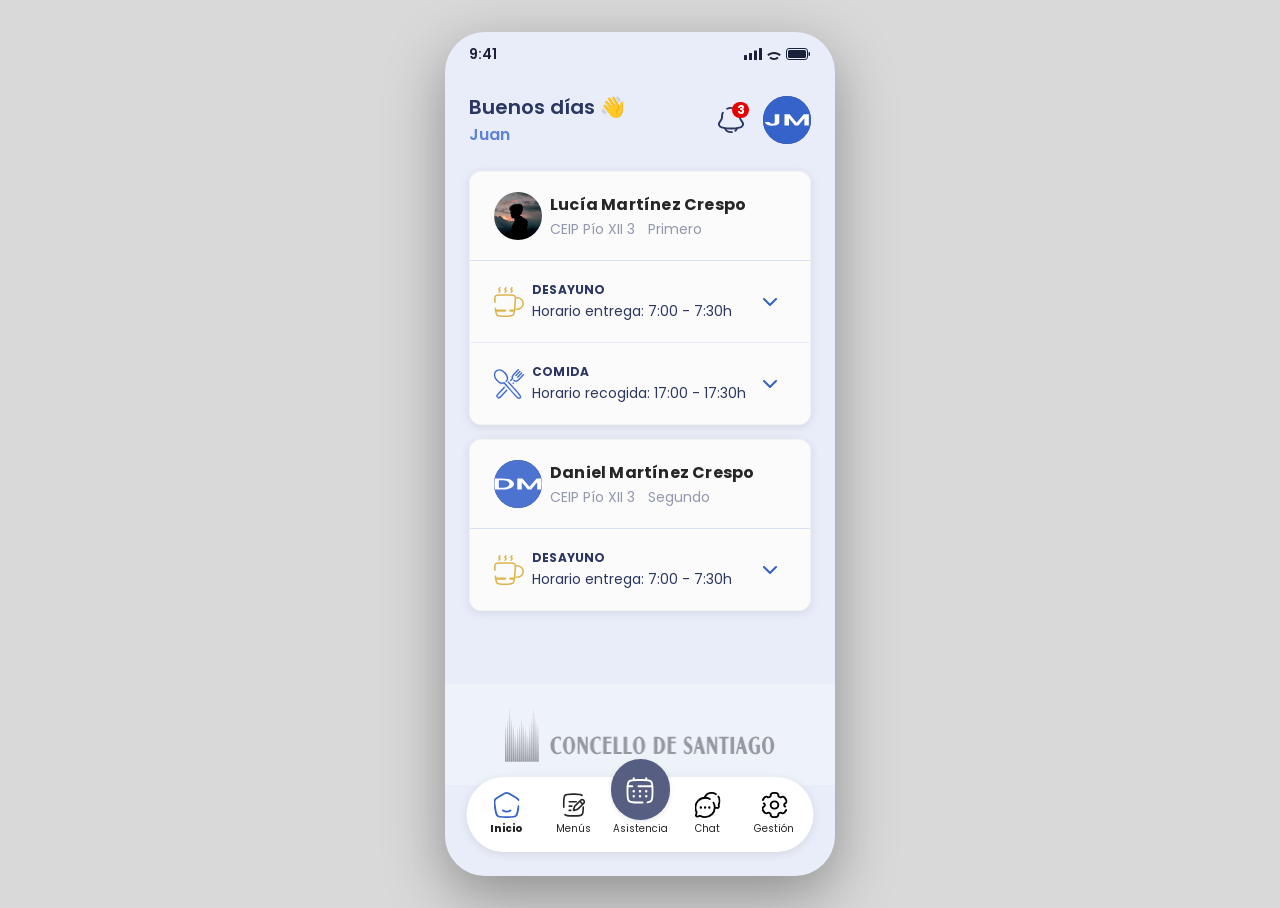
<file: index.html>
<!doctype html>
<html lang="es">
<head>
<meta charset="UTF-8">
<meta name="viewport" content="width=device-width, initial-scale=1.0">
<title>Prototype — Home Dashboard</title>
<link rel="preconnect" href="https://fonts.googleapis.com">
<link rel="preconnect" href="https://fonts.gstatic.com" crossorigin>
<link href="https://fonts.googleapis.com/css2?family=Poppins:wght@400;500;600;700;800&family=Roboto:wght@400&display=swap" rel="stylesheet">
<link rel="stylesheet" href="tokens.css">
<link rel="stylesheet" href="styles.css">
</head>
<body>

<div class="device-frame">

  <!-- Decorative device chrome only — not part of the app UI, ignore when building the real app -->
  <div class="status-bar" aria-hidden="true">
    <span class="status-bar__time">9:41</span>
    <span class="status-bar__icons">
      <svg width="18" height="12" viewBox="0 0 18 12" fill="none"><rect x="0" y="7" width="3" height="5" rx="0.5" fill="currentColor"/><rect x="5" y="5" width="3" height="7" rx="0.5" fill="currentColor"/><rect x="10" y="2.5" width="3" height="9.5" rx="0.5" fill="currentColor"/><rect x="15" y="0" width="3" height="12" rx="0.5" fill="currentColor"/></svg>
      <svg width="16" height="12" viewBox="0 0 16 12" fill="none"><path d="M8 12C6.3 12 4.7 11.4 3.4 10.3L4.7 8.7C5.6 9.5 6.8 10 8 10C9.2 10 10.4 9.5 11.3 8.7L12.6 10.3C11.3 11.4 9.7 12 8 12ZM1.2 6.5C3 4.9 5.4 4 8 4C10.6 4 13 4.9 14.8 6.5L13.5 8.1C12 6.8 10.1 6 8 6C5.9 6 4 6.8 2.5 8.1L1.2 6.5Z" fill="currentColor"/></svg>
      <svg width="25" height="12" viewBox="0 0 25 12" fill="none"><rect x="0.5" y="0.5" width="21" height="11" rx="2.5" stroke="currentColor"/><rect x="2" y="2" width="18" height="8" rx="1.5" fill="currentColor"/><rect x="22.5" y="4" width="1.5" height="4" rx="0.75" fill="currentColor"/></svg>
    </span>
  </div>

  <div class="app-shell">
    <main class="app-view" id="app-view" tabindex="-1"></main>

    <div class="institution-footer" aria-hidden="true">
      <img src="assets/logo-institution.png" alt="" class="institution-footer__logo">
    </div>

    <nav class="bottom-nav" id="bottom-nav" aria-label="Navegación principal">
      <button class="nav-item" type="button" data-screen="home" aria-current="page">
        <img class="nav-item__icon" src="assets/icon-nav-home.svg" alt="">
        <span class="nav-item__label">Inicio</span>
      </button>
      <button class="nav-item" type="button" data-screen="menus">
        <img class="nav-item__icon" src="assets/icon-nav-menus.svg" alt="">
        <span class="nav-item__label">Menús</span>
      </button>
      <button class="nav-item nav-item--asistencia" type="button" data-screen="asistencia">
        <span class="nav-item__icon" aria-hidden="true"></span>
        <span class="nav-item__label">Asistencia</span>
      </button>
      <button class="nav-item" type="button" data-screen="chat">
        <img class="nav-item__icon" src="assets/icon-nav-chat.svg" alt="">
        <span class="nav-item__label">Chat</span>
      </button>
      <button class="nav-item" type="button" data-screen="gestion">
        <img class="nav-item__icon" src="assets/icon-nav-gestion.svg" alt="">
        <span class="nav-item__label">Gestión</span>
      </button>
    </nav>
  </div>
</div>

<!-- ===================== SCREEN TEMPLATES ===================== -->

<template id="screen-home">
  <header class="app-header">
    <p class="app-header__greeting">
      Buenos días <span class="app-header__wave">👋</span>
      <span class="app-header__name">Juan</span>
    </p>
    <div class="app-header__actions">
      <button class="icon-button" type="button" data-action="open-notifications" aria-haspopup="dialog" aria-label="Notificaciones (3 sin leer)">
        <img src="assets/icon-bell.svg" alt="" class="icon-button__icon">
        <span class="badge badge--count">3</span>
      </button>
      <button class="avatar avatar--sm" type="button" data-action="open-profile" aria-label="Perfil de Juan">
        <img src="assets/avatar-header.svg" alt="" class="avatar__image">
      </button>
    </div>
  </header>

  <div class="card-list">

    <section class="card student-card" aria-label="Lucía Martínez Crespo">
      <div class="student-row">
        <span class="avatar avatar--md">
          <img src="assets/avatar-placeholder.jpg" alt="" class="avatar__image">
        </span>
        <div class="student-row__info">
          <p class="student-row__name">Lucía Martínez Crespo</p>
          <p class="student-row__meta">
            <span class="student-row__meta-item">CEIP Pío XII 3</span>
            <span class="student-row__meta-item">Primero</span>
          </p>
        </div>
      </div>

      <div class="service-accordion">
        <div class="service-row">
          <img src="assets/icon-breakfast.svg" alt="" class="service-row__icon">
          <span class="service-row__text">
            <span class="service-row__label">DESAYUNO</span>
            <span class="service-row__value">Horario entrega: 7:00 - 7:30h</span>
          </span>
          <button class="service-row__toggle" type="button" data-action="toggle-service" aria-expanded="false" aria-label="Mostrar accesos rápidos para desayuno">
            <span class="service-row__chevron-wrap">
              <img src="assets/icon-chevron.svg" alt="" class="service-row__chevron">
            </span>
          </button>
        </div>
        <div class="service-panel" hidden role="group" aria-label="Accesos rápidos">
          <button class="nav-item" type="button" data-action="quicklink" data-target="menus">
            <img class="nav-item__icon" src="assets/icon-nav-menus.svg" alt="">
            <span class="nav-item__label">Menús</span>
          </button>
          <button class="nav-item" type="button" data-action="quicklink" data-target="asistencia">
            <img class="nav-item__icon" src="assets/icon-nav-calendar.svg" alt="">
            <span class="nav-item__label">Asistencia</span>
          </button>
          <button class="nav-item" type="button" data-action="quicklink" data-target="autorizados">
            <img class="nav-item__icon" src="assets/icon-quicklink-autorizados.svg" alt="">
            <span class="nav-item__label">Autorizados</span>
          </button>
          <button class="nav-item" type="button" data-action="quicklink" data-target="chat">
            <img class="nav-item__icon" src="assets/icon-nav-chat.svg" alt="">
            <span class="nav-item__label">Chat</span>
          </button>
        </div>
      </div>

      <div class="service-accordion">
        <div class="service-row">
          <img src="assets/icon-food.svg" alt="" class="service-row__icon">
          <span class="service-row__text">
            <span class="service-row__label">COMIDA</span>
            <span class="service-row__value">Horario recogida: 17:00 - 17:30h</span>
          </span>
          <button class="service-row__toggle" type="button" data-action="toggle-service" aria-expanded="false" aria-label="Mostrar accesos rápidos para comida">
            <span class="service-row__chevron-wrap">
              <img src="assets/icon-chevron.svg" alt="" class="service-row__chevron">
            </span>
          </button>
        </div>
        <div class="service-panel" hidden role="group" aria-label="Accesos rápidos">
          <button class="nav-item" type="button" data-action="quicklink" data-target="menus">
            <img class="nav-item__icon" src="assets/icon-nav-menus.svg" alt="">
            <span class="nav-item__label">Menús</span>
          </button>
          <button class="nav-item" type="button" data-action="quicklink" data-target="asistencia">
            <img class="nav-item__icon" src="assets/icon-nav-calendar.svg" alt="">
            <span class="nav-item__label">Asistencia</span>
          </button>
          <button class="nav-item" type="button" data-action="quicklink" data-target="autorizados">
            <img class="nav-item__icon" src="assets/icon-quicklink-autorizados.svg" alt="">
            <span class="nav-item__label">Autorizados</span>
          </button>
          <button class="nav-item" type="button" data-action="quicklink" data-target="chat">
            <img class="nav-item__icon" src="assets/icon-nav-chat.svg" alt="">
            <span class="nav-item__label">Chat</span>
          </button>
        </div>
      </div>
    </section>

    <section class="card student-card" aria-label="Daniel Martínez Crespo">
      <div class="student-row">
        <span class="avatar avatar--md">
          <img src="assets/avatar-daniel.svg" alt="" class="avatar__image">
        </span>
        <div class="student-row__info">
          <p class="student-row__name">Daniel Martínez Crespo</p>
          <p class="student-row__meta">
            <span class="student-row__meta-item">CEIP Pío XII 3</span>
            <span class="student-row__meta-item">Segundo</span>
          </p>
        </div>
      </div>

      <div class="service-accordion">
        <div class="service-row">
          <img src="assets/icon-breakfast.svg" alt="" class="service-row__icon">
          <span class="service-row__text">
            <span class="service-row__label">DESAYUNO</span>
            <span class="service-row__value">Horario entrega: 7:00 - 7:30h</span>
          </span>
          <button class="service-row__toggle" type="button" data-action="toggle-service" aria-expanded="false" aria-label="Mostrar accesos rápidos para desayuno">
            <span class="service-row__chevron-wrap">
              <img src="assets/icon-chevron.svg" alt="" class="service-row__chevron">
            </span>
          </button>
        </div>
        <div class="service-panel" hidden role="group" aria-label="Accesos rápidos">
          <button class="nav-item" type="button" data-action="quicklink" data-target="menus">
            <img class="nav-item__icon" src="assets/icon-nav-menus.svg" alt="">
            <span class="nav-item__label">Menús</span>
          </button>
          <button class="nav-item" type="button" data-action="quicklink" data-target="asistencia">
            <img class="nav-item__icon" src="assets/icon-nav-calendar.svg" alt="">
            <span class="nav-item__label">Asistencia</span>
          </button>
          <button class="nav-item" type="button" data-action="quicklink" data-target="autorizados">
            <img class="nav-item__icon" src="assets/icon-quicklink-autorizados.svg" alt="">
            <span class="nav-item__label">Autorizados</span>
          </button>
          <button class="nav-item" type="button" data-action="quicklink" data-target="chat">
            <img class="nav-item__icon" src="assets/icon-nav-chat.svg" alt="">
            <span class="nav-item__label">Chat</span>
          </button>
        </div>
      </div>
    </section>

  </div>
</template>

<template id="screen-placeholder">
  <header class="app-header app-header--simple">
    <p class="placeholder-title"></p>
  </header>
  <div class="placeholder-body">
    <p class="placeholder-body__text">Esta pantalla no está en el alcance de esta fase del prototipo todavía.</p>
  </div>
</template>

<template id="notifications-panel">
  <div class="sheet-backdrop" data-action="close-notifications">
    <div class="sheet" role="dialog" aria-label="Notificaciones" aria-modal="true">
      <div class="sheet__handle" aria-hidden="true"></div>
      <h2 class="sheet__title">Notificaciones</h2>
      <ul class="notification-list">
        <li class="notification-item">
          <span class="notification-item__dot" aria-hidden="true"></span>
          <div>
            <p class="notification-item__title">Menú de la semana disponible</p>
            <p class="notification-item__meta">Hace 2 horas</p>
          </div>
        </li>
        <li class="notification-item">
          <span class="notification-item__dot" aria-hidden="true"></span>
          <div>
            <p class="notification-item__title">Recordatorio: confirma la comida de Lucía</p>
            <p class="notification-item__meta">Ayer</p>
          </div>
        </li>
        <li class="notification-item">
          <span class="notification-item__dot" aria-hidden="true"></span>
          <div>
            <p class="notification-item__title">Nuevo mensaje del centro</p>
            <p class="notification-item__meta">Ayer</p>
          </div>
        </li>
      </ul>
    </div>
  </div>
</template>

<script src="asistencia-tray.js"></script>
<script src="main.js"></script>
</body>
</html>
</file>
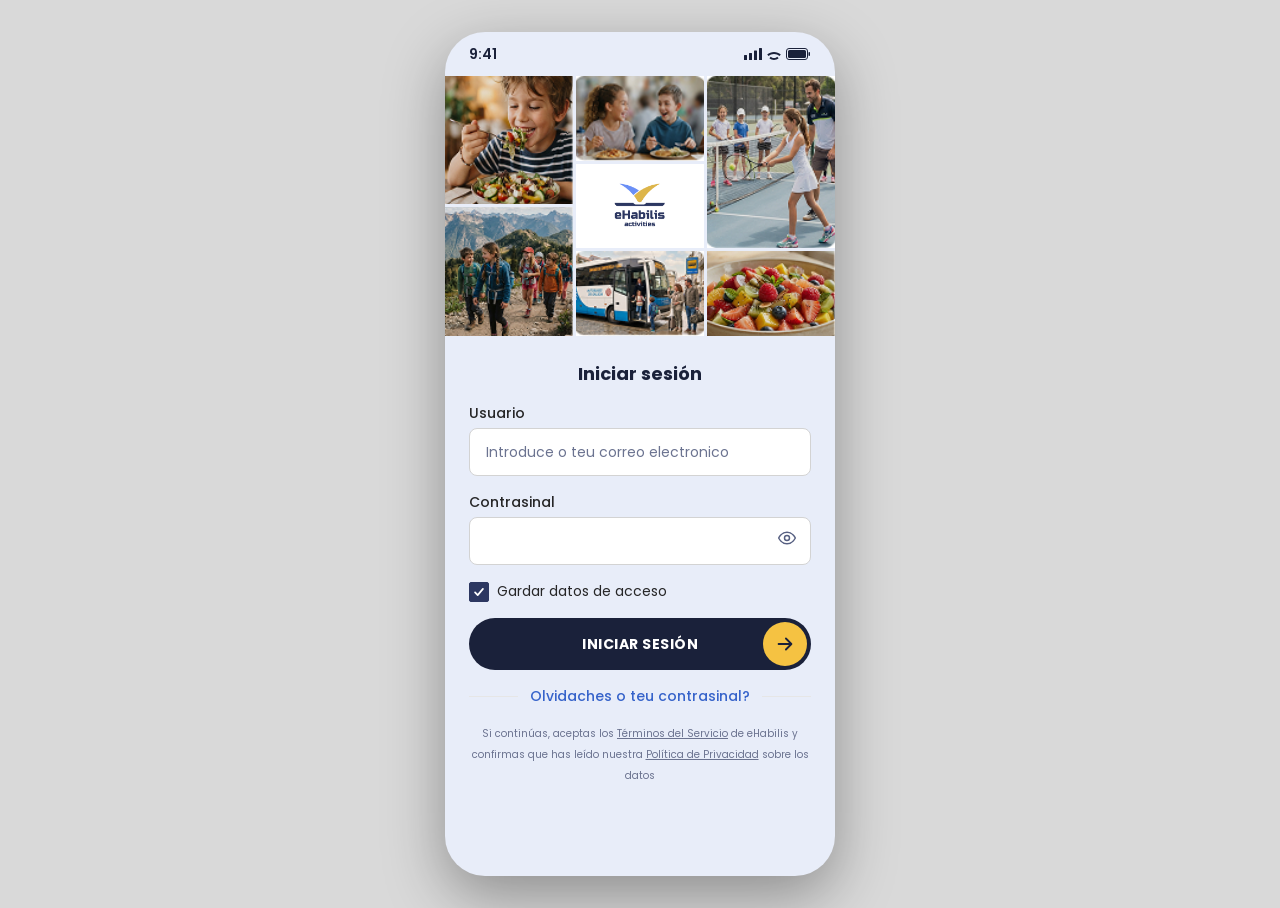
<file: login.html>
<!doctype html>
<html lang="gl">
<head>
<meta charset="UTF-8">
<meta name="viewport" content="width=device-width, initial-scale=1.0">
<title>Prototype — Iniciar sesión</title>
<link rel="preconnect" href="https://fonts.googleapis.com">
<link rel="preconnect" href="https://fonts.gstatic.com" crossorigin>
<link href="https://fonts.googleapis.com/css2?family=Poppins:wght@400;500;600;700;800&family=Roboto:wght@400;600&family=Hanken+Grotesk:wght@500;600&display=swap" rel="stylesheet">
<link rel="stylesheet" href="tokens.css">
<link rel="stylesheet" href="styles.css">
</head>
<body>

<div class="device-frame">

  <!-- Decorative device chrome only — not part of the app UI -->
  <div class="status-bar" aria-hidden="true">
    <span class="status-bar__time">9:41</span>
    <span class="status-bar__icons">
      <svg width="18" height="12" viewBox="0 0 18 12" fill="none"><rect x="0" y="7" width="3" height="5" rx="0.5" fill="currentColor"/><rect x="5" y="5" width="3" height="7" rx="0.5" fill="currentColor"/><rect x="10" y="2.5" width="3" height="9.5" rx="0.5" fill="currentColor"/><rect x="15" y="0" width="3" height="12" rx="0.5" fill="currentColor"/></svg>
      <svg width="16" height="12" viewBox="0 0 16 12" fill="none"><path d="M8 12C6.3 12 4.7 11.4 3.4 10.3L4.7 8.7C5.6 9.5 6.8 10 8 10C9.2 10 10.4 9.5 11.3 8.7L12.6 10.3C11.3 11.4 9.7 12 8 12ZM1.2 6.5C3 4.9 5.4 4 8 4C10.6 4 13 4.9 14.8 6.5L13.5 8.1C12 6.8 10.1 6 8 6C5.9 6 4 6.8 2.5 8.1L1.2 6.5Z" fill="currentColor"/></svg>
      <svg width="25" height="12" viewBox="0 0 25 12" fill="none"><rect x="0.5" y="0.5" width="21" height="11" rx="2.5" stroke="currentColor"/><rect x="2" y="2" width="18" height="8" rx="1.5" fill="currentColor"/><rect x="22.5" y="4" width="1.5" height="4" rx="0.75" fill="currentColor"/></svg>
    </span>
  </div>

  <div class="app-shell">
    <main class="app-view login-view" id="app-view" tabindex="-1"></main>
  </div>
</div>

<script src="login.js"></script>
</body>
</html>
</file>
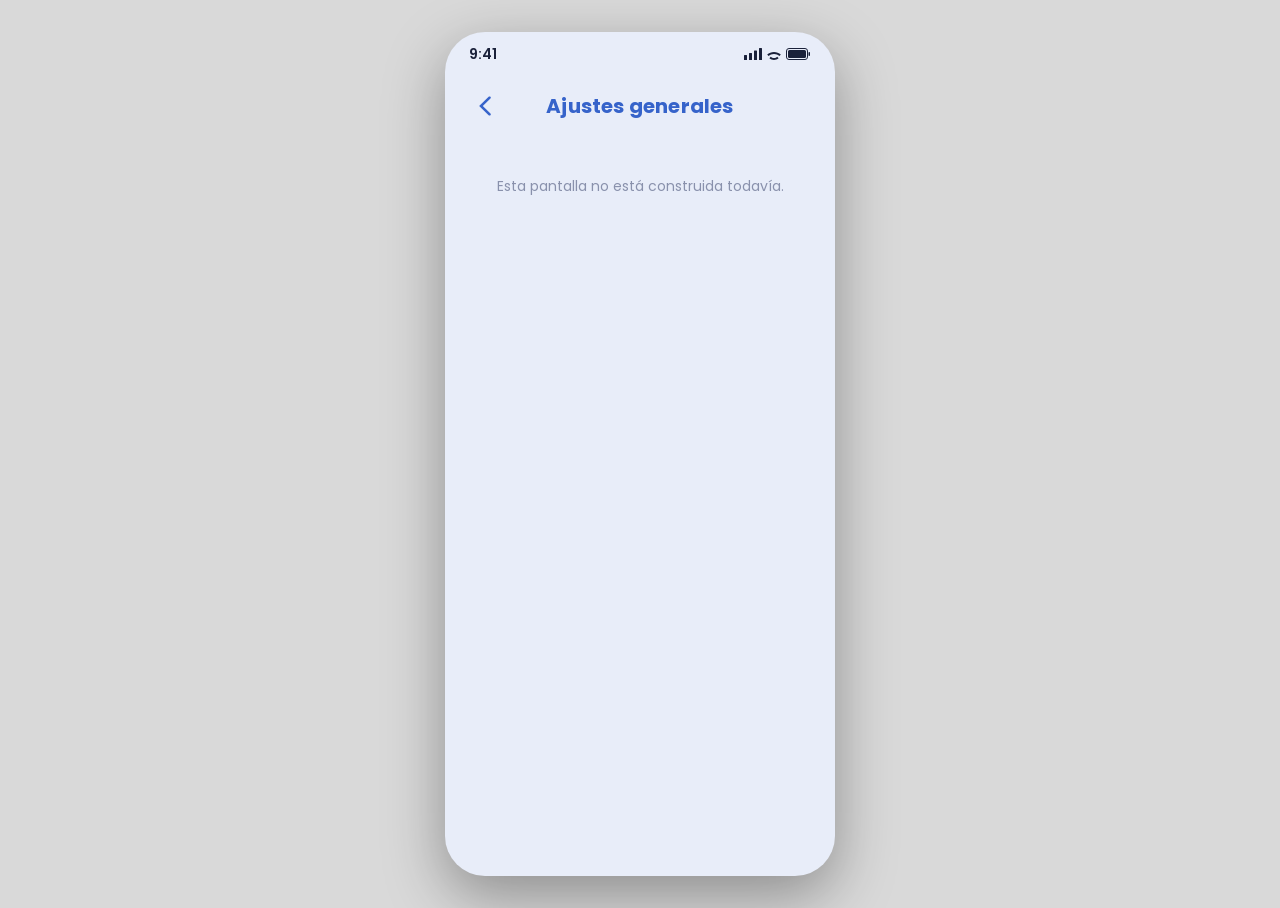
<file: screens/ajustes.html>
<!doctype html>
<html lang="es">
<head>
<meta charset="UTF-8">
<meta name="viewport" content="width=device-width, initial-scale=1.0">
<title>Prototype — Ajustes generales</title>
<link rel="preconnect" href="https://fonts.googleapis.com">
<link rel="preconnect" href="https://fonts.gstatic.com" crossorigin>
<link href="https://fonts.googleapis.com/css2?family=Poppins:wght@400;500;600;700;800&family=Roboto:wght@400;600&family=Hanken+Grotesk:wght@500;600&display=swap" rel="stylesheet">
<link rel="stylesheet" href="../tokens.css">
<link rel="stylesheet" href="../styles.css">
</head>
<body>

<div class="device-frame">
  <div class="status-bar" aria-hidden="true">
    <span class="status-bar__time">9:41</span>
    <span class="status-bar__icons">
      <svg width="18" height="12" viewBox="0 0 18 12" fill="none"><rect x="0" y="7" width="3" height="5" rx="0.5" fill="currentColor"/><rect x="5" y="5" width="3" height="7" rx="0.5" fill="currentColor"/><rect x="10" y="2.5" width="3" height="9.5" rx="0.5" fill="currentColor"/><rect x="15" y="0" width="3" height="12" rx="0.5" fill="currentColor"/></svg>
      <svg width="16" height="12" viewBox="0 0 16 12" fill="none"><path d="M8 12C6.3 12 4.7 11.4 3.4 10.3L4.7 8.7C5.6 9.5 6.8 10 8 10C9.2 10 10.4 9.5 11.3 8.7L12.6 10.3C11.3 11.4 9.7 12 8 12ZM1.2 6.5C3 4.9 5.4 4 8 4C10.6 4 13 4.9 14.8 6.5L13.5 8.1C12 6.8 10.1 6 8 6C5.9 6 4 6.8 2.5 8.1L1.2 6.5Z" fill="currentColor"/></svg>
      <svg width="25" height="12" viewBox="0 0 25 12" fill="none"><rect x="0.5" y="0.5" width="21" height="11" rx="2.5" stroke="currentColor"/><rect x="2" y="2" width="18" height="8" rx="1.5" fill="currentColor"/><rect x="22.5" y="4" width="1.5" height="4" rx="0.75" fill="currentColor"/></svg>
    </span>
  </div>
  <div class="app-shell">
    <main class="app-view" id="app-view" tabindex="-1"></main>
  </div>
</div>

<script src="menu-shared.js"></script>
<script src="stub-screen.js"></script>
</body>
</html>
</file>
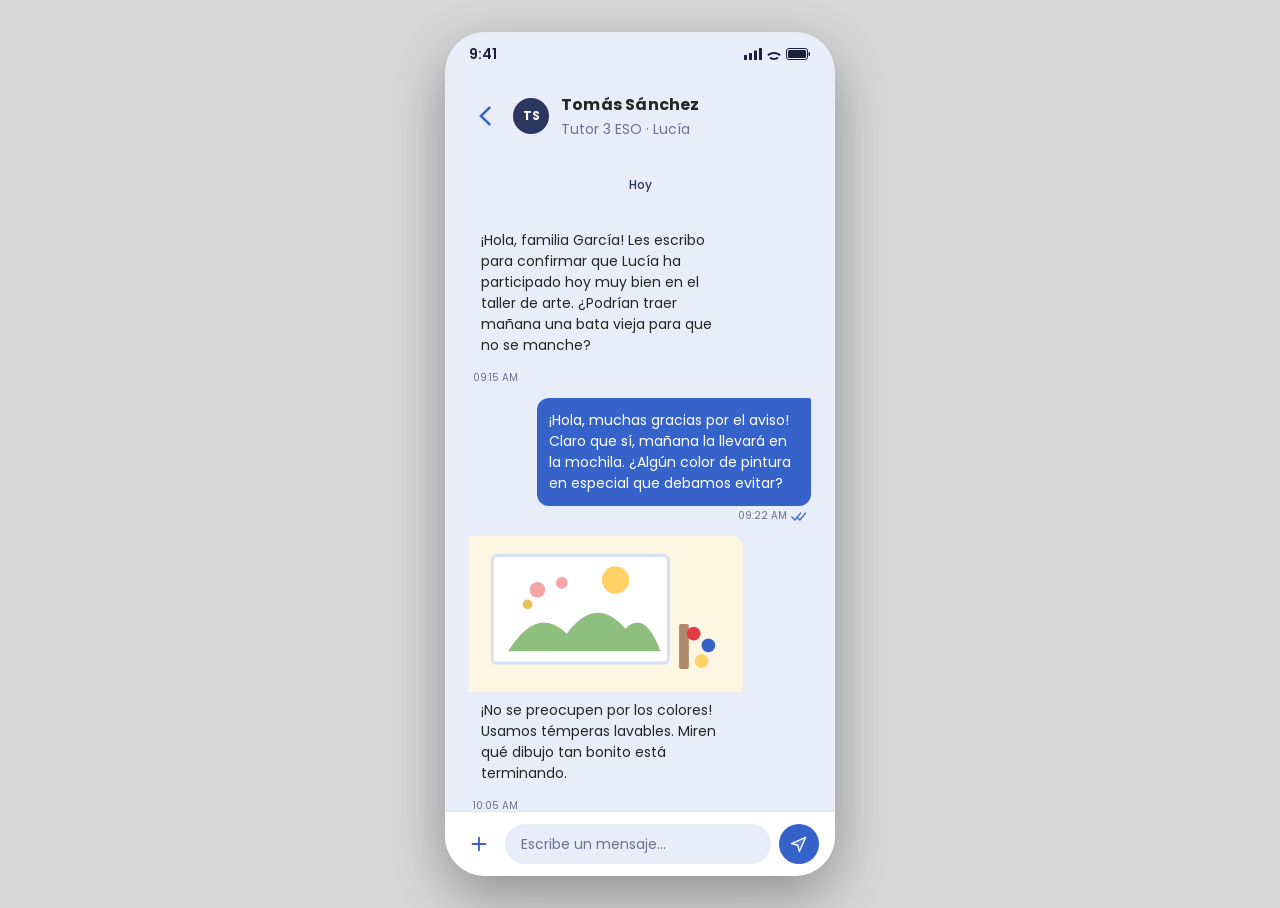
<file: screens/chat-conversation.html>
<!doctype html>
<html lang="es">
<head>
<meta charset="UTF-8">
<meta name="viewport" content="width=device-width, initial-scale=1.0">
<title>Prototype — Chat</title>
<link rel="preconnect" href="https://fonts.googleapis.com">
<link rel="preconnect" href="https://fonts.gstatic.com" crossorigin>
<link href="https://fonts.googleapis.com/css2?family=Poppins:wght@400;500;600;700;800&family=Roboto:wght@400;600&family=Hanken+Grotesk:wght@500;600&display=swap" rel="stylesheet">
<link rel="stylesheet" href="../tokens.css">
<link rel="stylesheet" href="../styles.css">
</head>
<body>

<div class="device-frame">

  <!-- Decorative device chrome only — not part of the app UI -->
  <div class="status-bar" aria-hidden="true">
    <span class="status-bar__time">9:41</span>
    <span class="status-bar__icons">
      <svg width="18" height="12" viewBox="0 0 18 12" fill="none"><rect x="0" y="7" width="3" height="5" rx="0.5" fill="currentColor"/><rect x="5" y="5" width="3" height="7" rx="0.5" fill="currentColor"/><rect x="10" y="2.5" width="3" height="9.5" rx="0.5" fill="currentColor"/><rect x="15" y="0" width="3" height="12" rx="0.5" fill="currentColor"/></svg>
      <svg width="16" height="12" viewBox="0 0 16 12" fill="none"><path d="M8 12C6.3 12 4.7 11.4 3.4 10.3L4.7 8.7C5.6 9.5 6.8 10 8 10C9.2 10 10.4 9.5 11.3 8.7L12.6 10.3C11.3 11.4 9.7 12 8 12ZM1.2 6.5C3 4.9 5.4 4 8 4C10.6 4 13 4.9 14.8 6.5L13.5 8.1C12 6.8 10.1 6 8 6C5.9 6 4 6.8 2.5 8.1L1.2 6.5Z" fill="currentColor"/></svg>
      <svg width="25" height="12" viewBox="0 0 25 12" fill="none"><rect x="0.5" y="0.5" width="21" height="11" rx="2.5" stroke="currentColor"/><rect x="2" y="2" width="18" height="8" rx="1.5" fill="currentColor"/><rect x="22.5" y="4" width="1.5" height="4" rx="0.75" fill="currentColor"/></svg>
    </span>
  </div>

  <!-- No shared header/popover/bottom-nav here — this screen has its own
       header shape (avatar + stacked name/subtitle, no help icon) and no
       bottom nav (replaced by the message input bar). See handoff.md. -->
  <div class="app-shell">
    <main class="app-view chat-thread-view" id="app-view" tabindex="-1"></main>
  </div>
</div>

<script src="chat-conversation.js"></script>
</body>
</html>
</file>
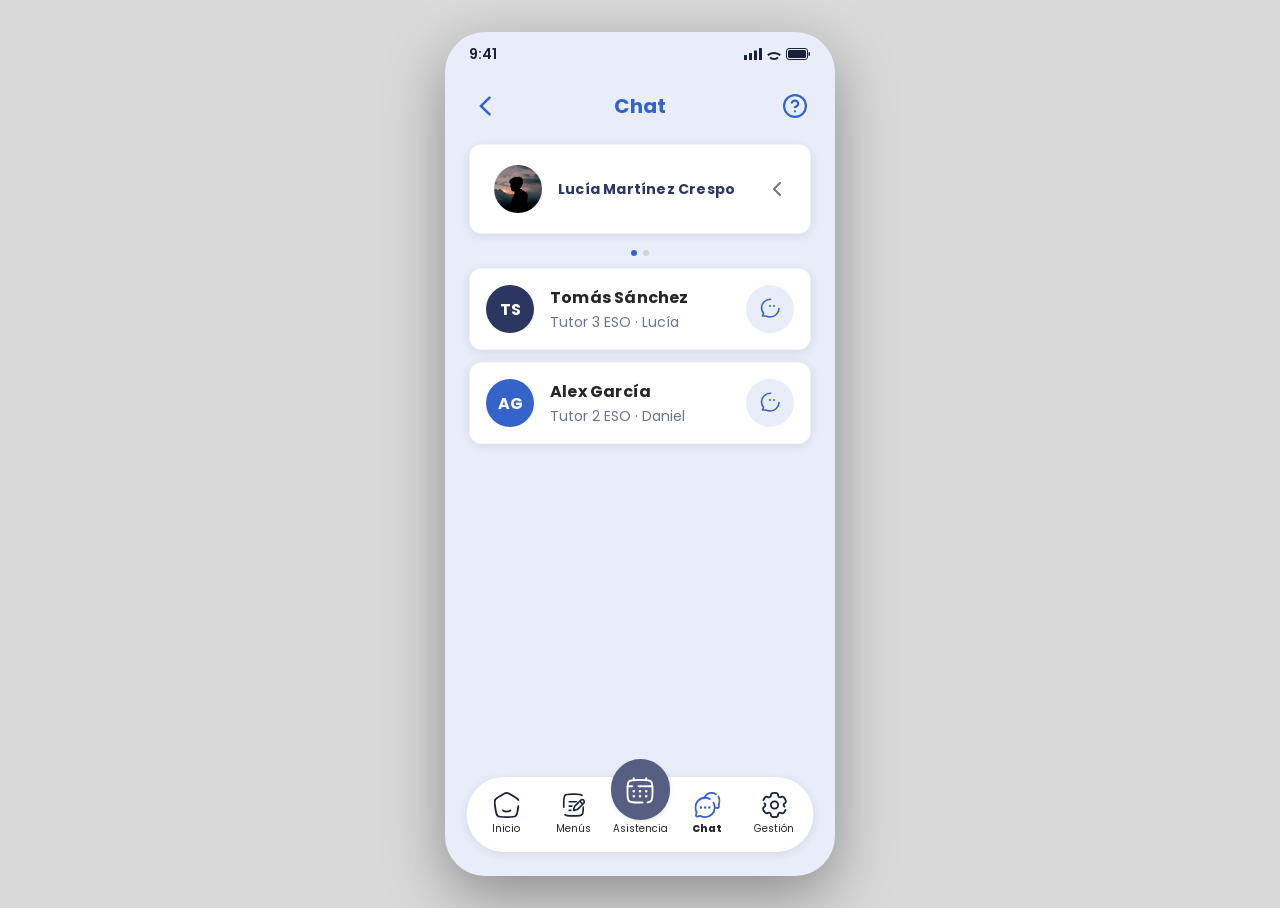
<file: screens/chat.html>
<!doctype html>
<html lang="es">
<head>
<meta charset="UTF-8">
<meta name="viewport" content="width=device-width, initial-scale=1.0">
<title>Prototype — Chat</title>
<link rel="preconnect" href="https://fonts.googleapis.com">
<link rel="preconnect" href="https://fonts.gstatic.com" crossorigin>
<link href="https://fonts.googleapis.com/css2?family=Poppins:wght@400;500;600;700;800&family=Roboto:wght@400;600&family=Hanken+Grotesk:wght@500;600&display=swap" rel="stylesheet">
<link rel="stylesheet" href="../tokens.css">
<link rel="stylesheet" href="../styles.css">
</head>
<body>

<div class="device-frame">

  <!-- Decorative device chrome only — not part of the app UI -->
  <div class="status-bar" aria-hidden="true">
    <span class="status-bar__time">9:41</span>
    <span class="status-bar__icons">
      <svg width="18" height="12" viewBox="0 0 18 12" fill="none"><rect x="0" y="7" width="3" height="5" rx="0.5" fill="currentColor"/><rect x="5" y="5" width="3" height="7" rx="0.5" fill="currentColor"/><rect x="10" y="2.5" width="3" height="9.5" rx="0.5" fill="currentColor"/><rect x="15" y="0" width="3" height="12" rx="0.5" fill="currentColor"/></svg>
      <svg width="16" height="12" viewBox="0 0 16 12" fill="none"><path d="M8 12C6.3 12 4.7 11.4 3.4 10.3L4.7 8.7C5.6 9.5 6.8 10 8 10C9.2 10 10.4 9.5 11.3 8.7L12.6 10.3C11.3 11.4 9.7 12 8 12ZM1.2 6.5C3 4.9 5.4 4 8 4C10.6 4 13 4.9 14.8 6.5L13.5 8.1C12 6.8 10.1 6 8 6C5.9 6 4 6.8 2.5 8.1L1.2 6.5Z" fill="currentColor"/></svg>
      <svg width="25" height="12" viewBox="0 0 25 12" fill="none"><rect x="0.5" y="0.5" width="21" height="11" rx="2.5" stroke="currentColor"/><rect x="2" y="2" width="18" height="8" rx="1.5" fill="currentColor"/><rect x="22.5" y="4" width="1.5" height="4" rx="0.75" fill="currentColor"/></svg>
    </span>
  </div>

  <div class="app-shell">
    <main class="app-view" id="app-view" tabindex="-1"></main>
  </div>
</div>

<script src="menu-shared.js"></script>
<script src="chat.js"></script>
<!-- Loaded last: mountSimpleScreenChrome() above must build .bottom-nav first. See handoff.md. -->
<script src="../asistencia-tray.js"></script>
</body>
</html>
</file>
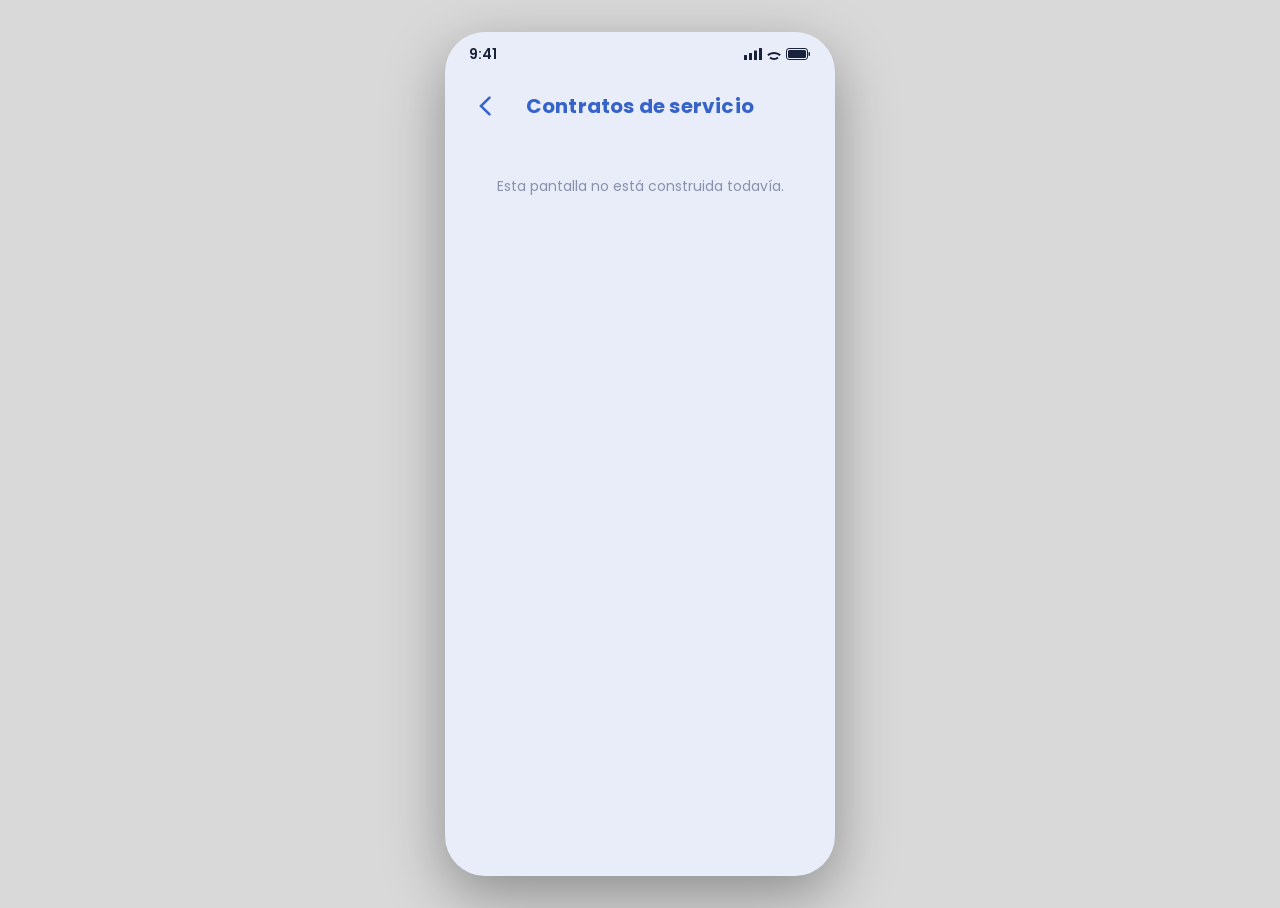
<file: screens/contratos.html>
<!doctype html>
<html lang="es">
<head>
<meta charset="UTF-8">
<meta name="viewport" content="width=device-width, initial-scale=1.0">
<title>Prototype — Contratos de servicio</title>
<link rel="preconnect" href="https://fonts.googleapis.com">
<link rel="preconnect" href="https://fonts.gstatic.com" crossorigin>
<link href="https://fonts.googleapis.com/css2?family=Poppins:wght@400;500;600;700;800&family=Roboto:wght@400;600&family=Hanken+Grotesk:wght@500;600&display=swap" rel="stylesheet">
<link rel="stylesheet" href="../tokens.css">
<link rel="stylesheet" href="../styles.css">
</head>
<body>

<div class="device-frame">
  <div class="status-bar" aria-hidden="true">
    <span class="status-bar__time">9:41</span>
    <span class="status-bar__icons">
      <svg width="18" height="12" viewBox="0 0 18 12" fill="none"><rect x="0" y="7" width="3" height="5" rx="0.5" fill="currentColor"/><rect x="5" y="5" width="3" height="7" rx="0.5" fill="currentColor"/><rect x="10" y="2.5" width="3" height="9.5" rx="0.5" fill="currentColor"/><rect x="15" y="0" width="3" height="12" rx="0.5" fill="currentColor"/></svg>
      <svg width="16" height="12" viewBox="0 0 16 12" fill="none"><path d="M8 12C6.3 12 4.7 11.4 3.4 10.3L4.7 8.7C5.6 9.5 6.8 10 8 10C9.2 10 10.4 9.5 11.3 8.7L12.6 10.3C11.3 11.4 9.7 12 8 12ZM1.2 6.5C3 4.9 5.4 4 8 4C10.6 4 13 4.9 14.8 6.5L13.5 8.1C12 6.8 10.1 6 8 6C5.9 6 4 6.8 2.5 8.1L1.2 6.5Z" fill="currentColor"/></svg>
      <svg width="25" height="12" viewBox="0 0 25 12" fill="none"><rect x="0.5" y="0.5" width="21" height="11" rx="2.5" stroke="currentColor"/><rect x="2" y="2" width="18" height="8" rx="1.5" fill="currentColor"/><rect x="22.5" y="4" width="1.5" height="4" rx="0.75" fill="currentColor"/></svg>
    </span>
  </div>
  <div class="app-shell">
    <main class="app-view" id="app-view" tabindex="-1"></main>
  </div>
</div>

<script src="menu-shared.js"></script>
<script src="stub-screen.js"></script>
</body>
</html>
</file>
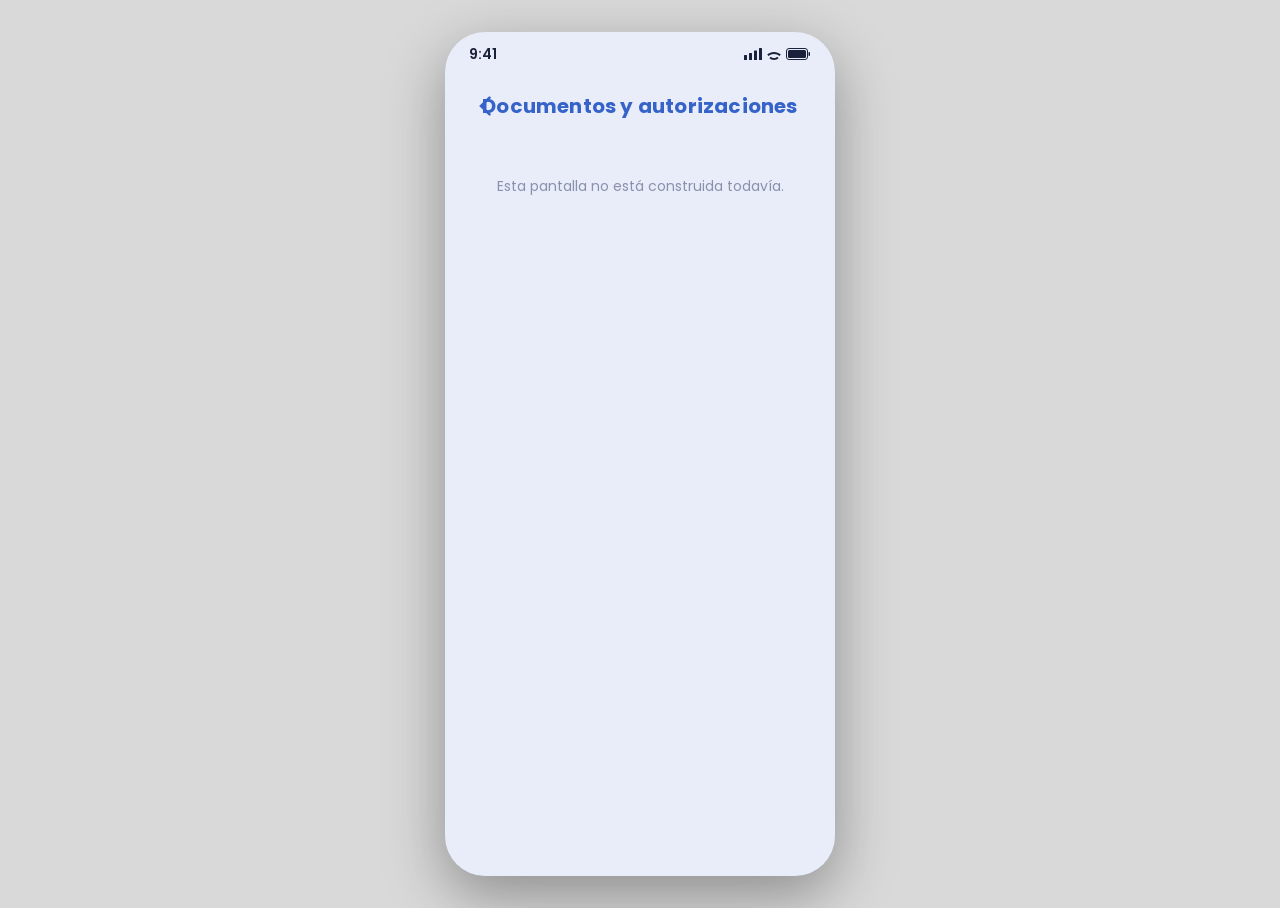
<file: screens/documentos.html>
<!doctype html>
<html lang="es">
<head>
<meta charset="UTF-8">
<meta name="viewport" content="width=device-width, initial-scale=1.0">
<title>Prototype — Documentos y autorizaciones</title>
<link rel="preconnect" href="https://fonts.googleapis.com">
<link rel="preconnect" href="https://fonts.gstatic.com" crossorigin>
<link href="https://fonts.googleapis.com/css2?family=Poppins:wght@400;500;600;700;800&family=Roboto:wght@400;600&family=Hanken+Grotesk:wght@500;600&display=swap" rel="stylesheet">
<link rel="stylesheet" href="../tokens.css">
<link rel="stylesheet" href="../styles.css">
</head>
<body>

<div class="device-frame">
  <div class="status-bar" aria-hidden="true">
    <span class="status-bar__time">9:41</span>
    <span class="status-bar__icons">
      <svg width="18" height="12" viewBox="0 0 18 12" fill="none"><rect x="0" y="7" width="3" height="5" rx="0.5" fill="currentColor"/><rect x="5" y="5" width="3" height="7" rx="0.5" fill="currentColor"/><rect x="10" y="2.5" width="3" height="9.5" rx="0.5" fill="currentColor"/><rect x="15" y="0" width="3" height="12" rx="0.5" fill="currentColor"/></svg>
      <svg width="16" height="12" viewBox="0 0 16 12" fill="none"><path d="M8 12C6.3 12 4.7 11.4 3.4 10.3L4.7 8.7C5.6 9.5 6.8 10 8 10C9.2 10 10.4 9.5 11.3 8.7L12.6 10.3C11.3 11.4 9.7 12 8 12ZM1.2 6.5C3 4.9 5.4 4 8 4C10.6 4 13 4.9 14.8 6.5L13.5 8.1C12 6.8 10.1 6 8 6C5.9 6 4 6.8 2.5 8.1L1.2 6.5Z" fill="currentColor"/></svg>
      <svg width="25" height="12" viewBox="0 0 25 12" fill="none"><rect x="0.5" y="0.5" width="21" height="11" rx="2.5" stroke="currentColor"/><rect x="2" y="2" width="18" height="8" rx="1.5" fill="currentColor"/><rect x="22.5" y="4" width="1.5" height="4" rx="0.75" fill="currentColor"/></svg>
    </span>
  </div>
  <div class="app-shell">
    <main class="app-view" id="app-view" tabindex="-1"></main>
  </div>
</div>

<script src="menu-shared.js"></script>
<script src="stub-screen.js"></script>
</body>
</html>
</file>
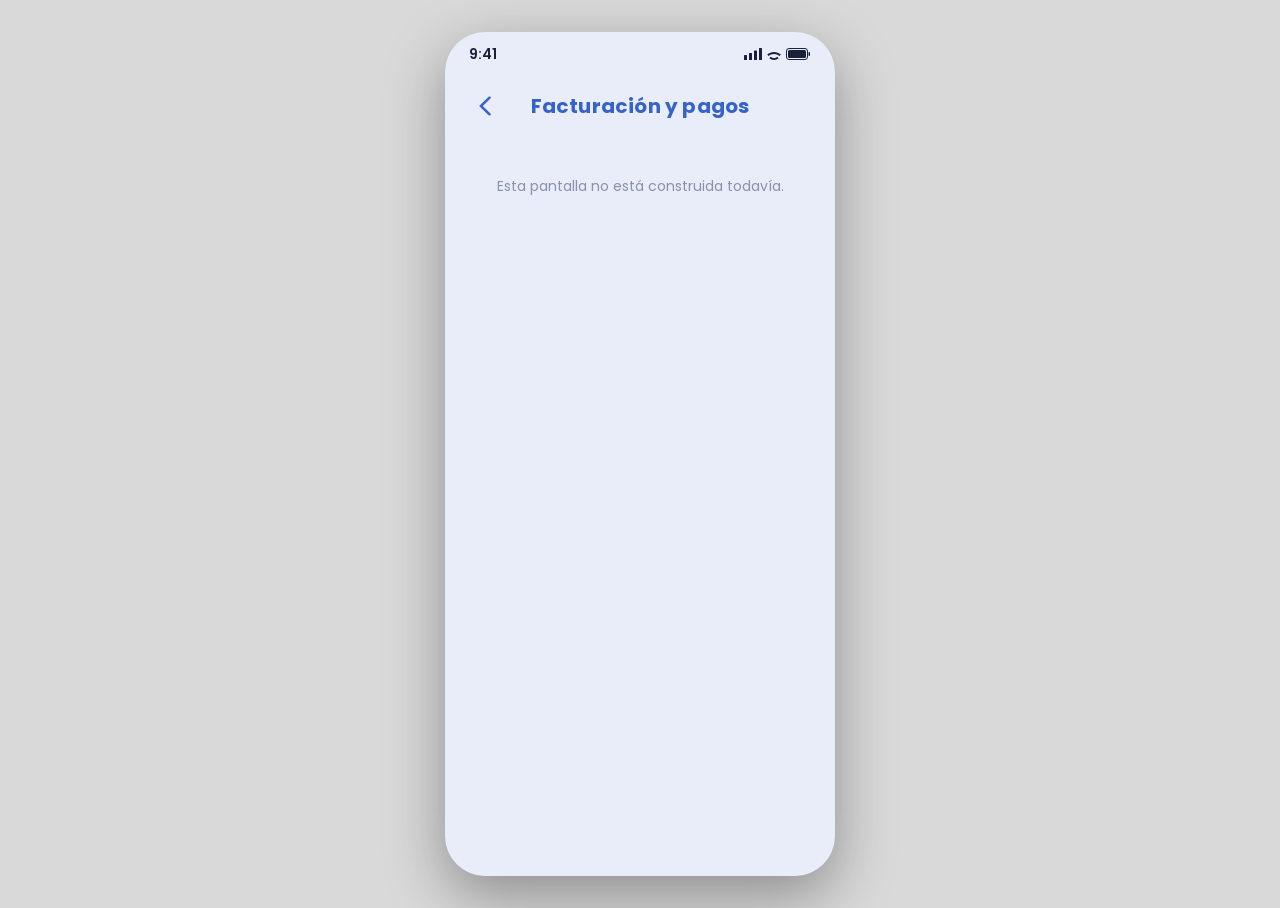
<file: screens/facturacion.html>
<!doctype html>
<html lang="es">
<head>
<meta charset="UTF-8">
<meta name="viewport" content="width=device-width, initial-scale=1.0">
<title>Prototype — Facturación y pagos</title>
<link rel="preconnect" href="https://fonts.googleapis.com">
<link rel="preconnect" href="https://fonts.gstatic.com" crossorigin>
<link href="https://fonts.googleapis.com/css2?family=Poppins:wght@400;500;600;700;800&family=Roboto:wght@400;600&family=Hanken+Grotesk:wght@500;600&display=swap" rel="stylesheet">
<link rel="stylesheet" href="../tokens.css">
<link rel="stylesheet" href="../styles.css">
</head>
<body>

<div class="device-frame">
  <div class="status-bar" aria-hidden="true">
    <span class="status-bar__time">9:41</span>
    <span class="status-bar__icons">
      <svg width="18" height="12" viewBox="0 0 18 12" fill="none"><rect x="0" y="7" width="3" height="5" rx="0.5" fill="currentColor"/><rect x="5" y="5" width="3" height="7" rx="0.5" fill="currentColor"/><rect x="10" y="2.5" width="3" height="9.5" rx="0.5" fill="currentColor"/><rect x="15" y="0" width="3" height="12" rx="0.5" fill="currentColor"/></svg>
      <svg width="16" height="12" viewBox="0 0 16 12" fill="none"><path d="M8 12C6.3 12 4.7 11.4 3.4 10.3L4.7 8.7C5.6 9.5 6.8 10 8 10C9.2 10 10.4 9.5 11.3 8.7L12.6 10.3C11.3 11.4 9.7 12 8 12ZM1.2 6.5C3 4.9 5.4 4 8 4C10.6 4 13 4.9 14.8 6.5L13.5 8.1C12 6.8 10.1 6 8 6C5.9 6 4 6.8 2.5 8.1L1.2 6.5Z" fill="currentColor"/></svg>
      <svg width="25" height="12" viewBox="0 0 25 12" fill="none"><rect x="0.5" y="0.5" width="21" height="11" rx="2.5" stroke="currentColor"/><rect x="2" y="2" width="18" height="8" rx="1.5" fill="currentColor"/><rect x="22.5" y="4" width="1.5" height="4" rx="0.75" fill="currentColor"/></svg>
    </span>
  </div>
  <div class="app-shell">
    <main class="app-view" id="app-view" tabindex="-1"></main>
  </div>
</div>

<script src="menu-shared.js"></script>
<script src="stub-screen.js"></script>
</body>
</html>
</file>
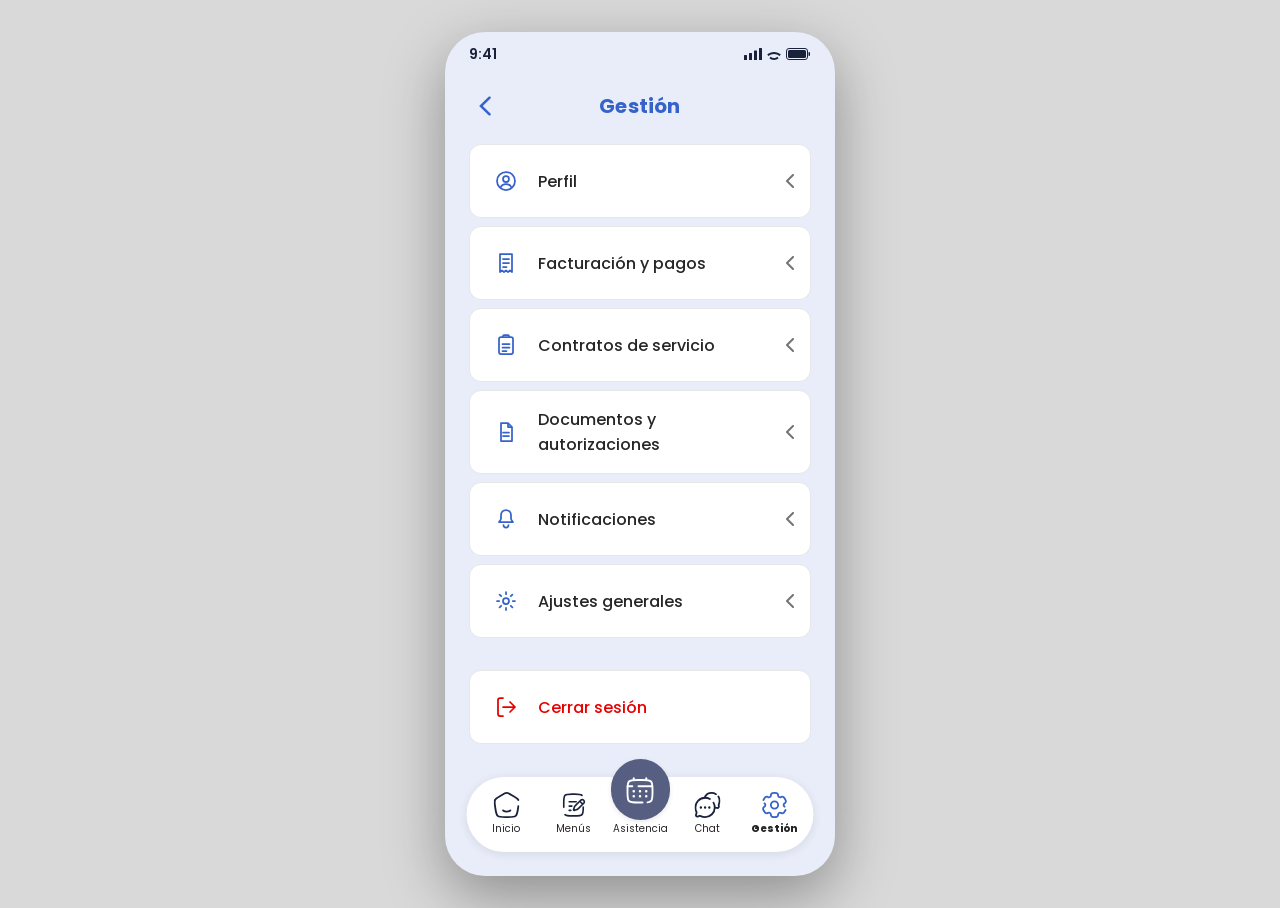
<file: screens/gestion.html>
<!doctype html>
<html lang="es">
<head>
<meta charset="UTF-8">
<meta name="viewport" content="width=device-width, initial-scale=1.0">
<title>Prototype — Gestión</title>
<link rel="preconnect" href="https://fonts.googleapis.com">
<link rel="preconnect" href="https://fonts.gstatic.com" crossorigin>
<link href="https://fonts.googleapis.com/css2?family=Poppins:wght@400;500;600;700;800&family=Roboto:wght@400;600&family=Hanken+Grotesk:wght@500;600&display=swap" rel="stylesheet">
<link rel="stylesheet" href="../tokens.css">
<link rel="stylesheet" href="../styles.css">
</head>
<body>

<div class="device-frame">

  <!-- Decorative device chrome only — not part of the app UI -->
  <div class="status-bar" aria-hidden="true">
    <span class="status-bar__time">9:41</span>
    <span class="status-bar__icons">
      <svg width="18" height="12" viewBox="0 0 18 12" fill="none"><rect x="0" y="7" width="3" height="5" rx="0.5" fill="currentColor"/><rect x="5" y="5" width="3" height="7" rx="0.5" fill="currentColor"/><rect x="10" y="2.5" width="3" height="9.5" rx="0.5" fill="currentColor"/><rect x="15" y="0" width="3" height="12" rx="0.5" fill="currentColor"/></svg>
      <svg width="16" height="12" viewBox="0 0 16 12" fill="none"><path d="M8 12C6.3 12 4.7 11.4 3.4 10.3L4.7 8.7C5.6 9.5 6.8 10 8 10C9.2 10 10.4 9.5 11.3 8.7L12.6 10.3C11.3 11.4 9.7 12 8 12ZM1.2 6.5C3 4.9 5.4 4 8 4C10.6 4 13 4.9 14.8 6.5L13.5 8.1C12 6.8 10.1 6 8 6C5.9 6 4 6.8 2.5 8.1L1.2 6.5Z" fill="currentColor"/></svg>
      <svg width="25" height="12" viewBox="0 0 25 12" fill="none"><rect x="0.5" y="0.5" width="21" height="11" rx="2.5" stroke="currentColor"/><rect x="2" y="2" width="18" height="8" rx="1.5" fill="currentColor"/><rect x="22.5" y="4" width="1.5" height="4" rx="0.75" fill="currentColor"/></svg>
    </span>
  </div>

  <div class="app-shell">
    <main class="app-view" id="app-view" tabindex="-1"></main>
  </div>
</div>

<script src="menu-shared.js"></script>
<script src="gestion.js"></script>
<!-- Loaded last: mountSimpleScreenChrome() above must build .bottom-nav first. See handoff.md. -->
<script src="../asistencia-tray.js"></script>
</body>
</html>
</file>
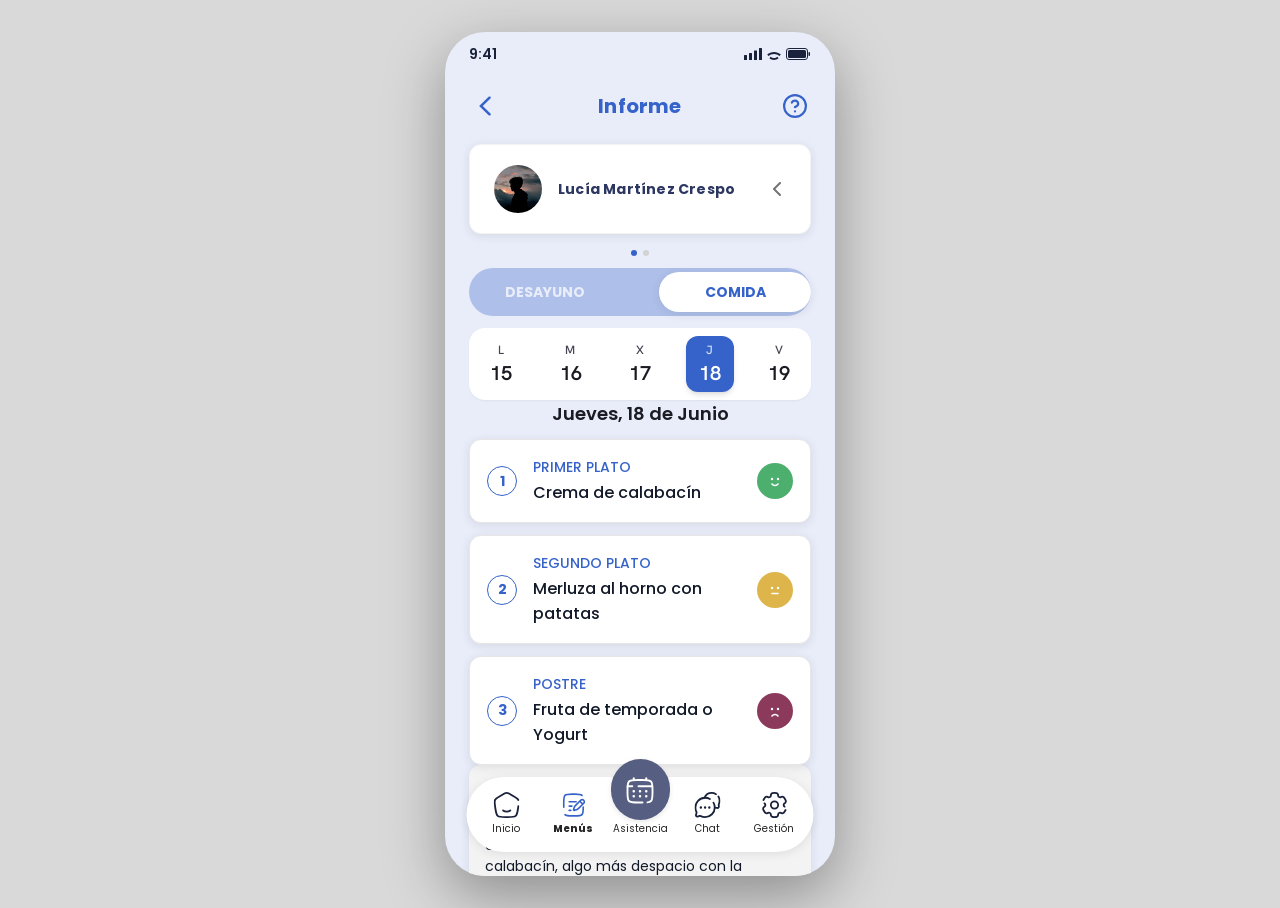
<file: screens/menu-semanal-report.html>
<!doctype html>
<html lang="es">
<head>
<meta charset="UTF-8">
<meta name="viewport" content="width=device-width, initial-scale=1.0">
<title>Prototype — Informe Menú Semanal</title>
<link rel="preconnect" href="https://fonts.googleapis.com">
<link rel="preconnect" href="https://fonts.gstatic.com" crossorigin>
<link href="https://fonts.googleapis.com/css2?family=Poppins:wght@400;500;600;700;800&family=Roboto:wght@400;600&family=Hanken+Grotesk:wght@500;600&display=swap" rel="stylesheet">
<link rel="stylesheet" href="../tokens.css">
<link rel="stylesheet" href="../styles.css">
</head>
<body>

<div class="device-frame">

  <!-- Decorative device chrome only — not part of the app UI -->
  <div class="status-bar" aria-hidden="true">
    <span class="status-bar__time">9:41</span>
    <span class="status-bar__icons">
      <svg width="18" height="12" viewBox="0 0 18 12" fill="none"><rect x="0" y="7" width="3" height="5" rx="0.5" fill="currentColor"/><rect x="5" y="5" width="3" height="7" rx="0.5" fill="currentColor"/><rect x="10" y="2.5" width="3" height="9.5" rx="0.5" fill="currentColor"/><rect x="15" y="0" width="3" height="12" rx="0.5" fill="currentColor"/></svg>
      <svg width="16" height="12" viewBox="0 0 16 12" fill="none"><path d="M8 12C6.3 12 4.7 11.4 3.4 10.3L4.7 8.7C5.6 9.5 6.8 10 8 10C9.2 10 10.4 9.5 11.3 8.7L12.6 10.3C11.3 11.4 9.7 12 8 12ZM1.2 6.5C3 4.9 5.4 4 8 4C10.6 4 13 4.9 14.8 6.5L13.5 8.1C12 6.8 10.1 6 8 6C5.9 6 4 6.8 2.5 8.1L1.2 6.5Z" fill="currentColor"/></svg>
      <svg width="25" height="12" viewBox="0 0 25 12" fill="none"><rect x="0.5" y="0.5" width="21" height="11" rx="2.5" stroke="currentColor"/><rect x="2" y="2" width="18" height="8" rx="1.5" fill="currentColor"/><rect x="22.5" y="4" width="1.5" height="4" rx="0.75" fill="currentColor"/></svg>
    </span>
  </div>

  <div class="app-shell">
    <main class="app-view" id="app-view" tabindex="-1"></main>
  </div>
</div>

<!-- Shared header, popover, profile card, toggle, day selector, bottom
     nav all live in menu-shared.js — see handoff.md for why. -->
<script src="menu-shared.js"></script>
<script src="menu-semanal-report.js"></script>
<!-- Loaded last: mountMenuChrome() above must build .bottom-nav first,
     since this script's init looks for it immediately (not via a
     DOM-ready observer). See handoff.md. -->
<script src="../asistencia-tray.js"></script>
</body>
</html>
</file>
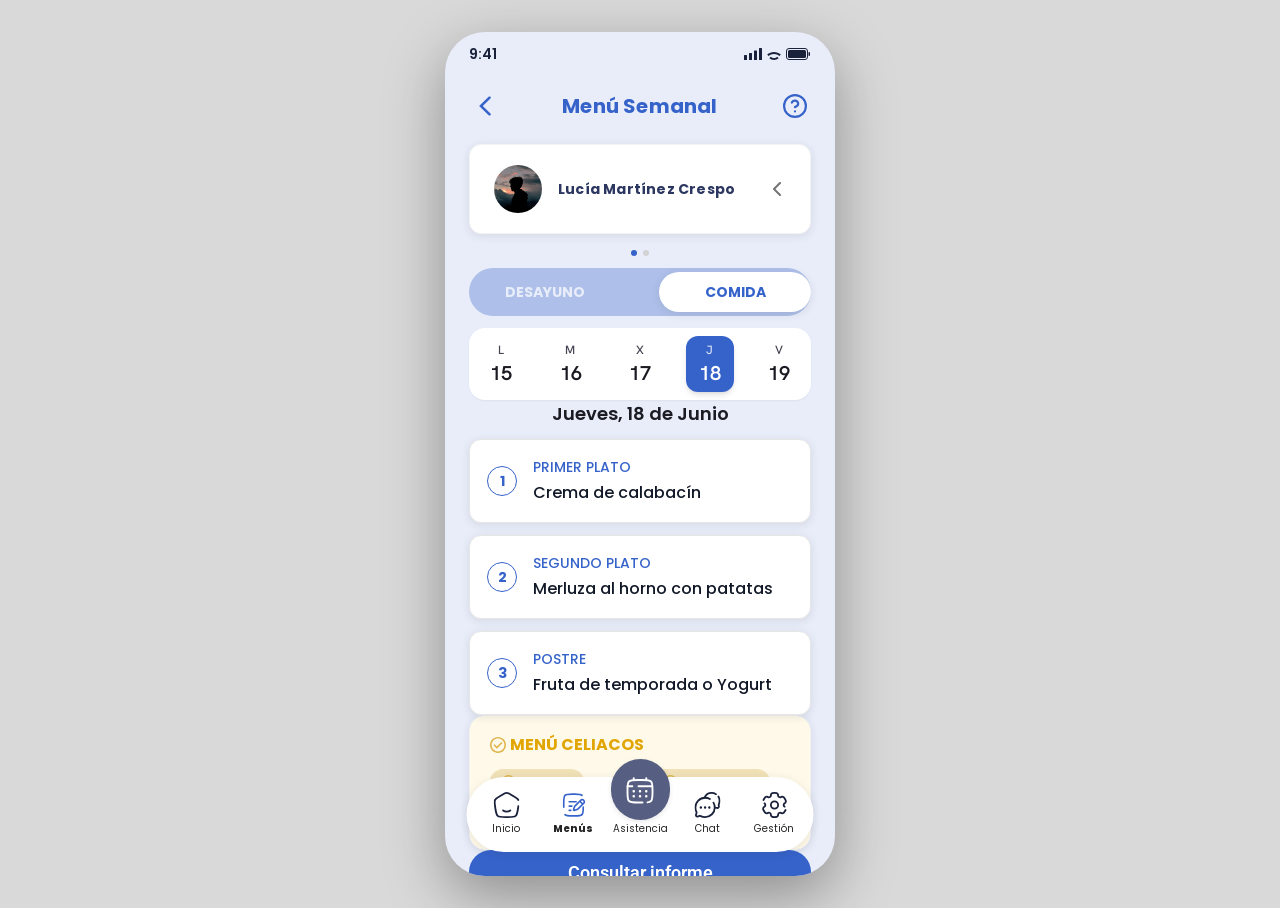
<file: screens/menu-semanal.html>
<!doctype html>
<html lang="es">
<head>
<meta charset="UTF-8">
<meta name="viewport" content="width=device-width, initial-scale=1.0">
<title>Prototype — Menú Semanal</title>
<link rel="preconnect" href="https://fonts.googleapis.com">
<link rel="preconnect" href="https://fonts.gstatic.com" crossorigin>
<link href="https://fonts.googleapis.com/css2?family=Poppins:wght@400;500;600;700;800&family=Roboto:wght@400;600&family=Hanken+Grotesk:wght@500;600&display=swap" rel="stylesheet">
<link rel="stylesheet" href="../tokens.css">
<link rel="stylesheet" href="../styles.css">
</head>
<body>

<div class="device-frame">

  <!-- Decorative device chrome only — not part of the app UI -->
  <div class="status-bar" aria-hidden="true">
    <span class="status-bar__time">9:41</span>
    <span class="status-bar__icons">
      <svg width="18" height="12" viewBox="0 0 18 12" fill="none"><rect x="0" y="7" width="3" height="5" rx="0.5" fill="currentColor"/><rect x="5" y="5" width="3" height="7" rx="0.5" fill="currentColor"/><rect x="10" y="2.5" width="3" height="9.5" rx="0.5" fill="currentColor"/><rect x="15" y="0" width="3" height="12" rx="0.5" fill="currentColor"/></svg>
      <svg width="16" height="12" viewBox="0 0 16 12" fill="none"><path d="M8 12C6.3 12 4.7 11.4 3.4 10.3L4.7 8.7C5.6 9.5 6.8 10 8 10C9.2 10 10.4 9.5 11.3 8.7L12.6 10.3C11.3 11.4 9.7 12 8 12ZM1.2 6.5C3 4.9 5.4 4 8 4C10.6 4 13 4.9 14.8 6.5L13.5 8.1C12 6.8 10.1 6 8 6C5.9 6 4 6.8 2.5 8.1L1.2 6.5Z" fill="currentColor"/></svg>
      <svg width="25" height="12" viewBox="0 0 25 12" fill="none"><rect x="0.5" y="0.5" width="21" height="11" rx="2.5" stroke="currentColor"/><rect x="2" y="2" width="18" height="8" rx="1.5" fill="currentColor"/><rect x="22.5" y="4" width="1.5" height="4" rx="0.75" fill="currentColor"/></svg>
    </span>
  </div>

  <div class="app-shell">
    <main class="app-view" id="app-view" tabindex="-1"></main>
  </div>
</div>

<!-- Shared header, popover, profile card, toggle, day selector, bottom
     nav all live in menu-shared.js — see handoff.md for why. -->
<script src="menu-shared.js"></script>
<script src="menu-semanal.js"></script>
<!-- Loaded last: mountMenuChrome() above must build .bottom-nav first,
     since this script's init looks for it immediately (not via a
     DOM-ready observer). See handoff.md. -->
<script src="../asistencia-tray.js"></script>
</body>
</html>
</file>
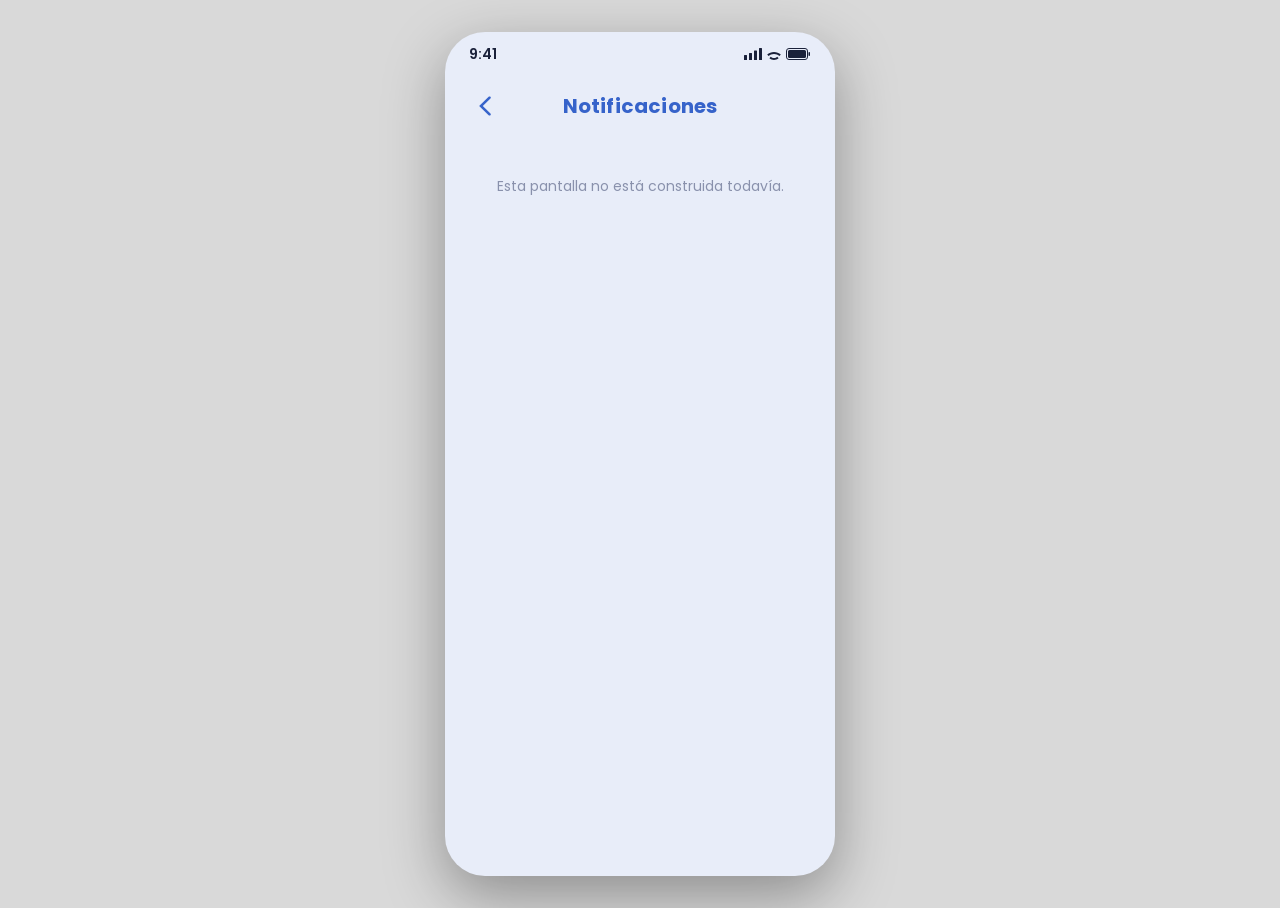
<file: screens/notificaciones.html>
<!doctype html>
<html lang="es">
<head>
<meta charset="UTF-8">
<meta name="viewport" content="width=device-width, initial-scale=1.0">
<title>Prototype — Notificaciones</title>
<link rel="preconnect" href="https://fonts.googleapis.com">
<link rel="preconnect" href="https://fonts.gstatic.com" crossorigin>
<link href="https://fonts.googleapis.com/css2?family=Poppins:wght@400;500;600;700;800&family=Roboto:wght@400;600&family=Hanken+Grotesk:wght@500;600&display=swap" rel="stylesheet">
<link rel="stylesheet" href="../tokens.css">
<link rel="stylesheet" href="../styles.css">
</head>
<body>

<div class="device-frame">
  <div class="status-bar" aria-hidden="true">
    <span class="status-bar__time">9:41</span>
    <span class="status-bar__icons">
      <svg width="18" height="12" viewBox="0 0 18 12" fill="none"><rect x="0" y="7" width="3" height="5" rx="0.5" fill="currentColor"/><rect x="5" y="5" width="3" height="7" rx="0.5" fill="currentColor"/><rect x="10" y="2.5" width="3" height="9.5" rx="0.5" fill="currentColor"/><rect x="15" y="0" width="3" height="12" rx="0.5" fill="currentColor"/></svg>
      <svg width="16" height="12" viewBox="0 0 16 12" fill="none"><path d="M8 12C6.3 12 4.7 11.4 3.4 10.3L4.7 8.7C5.6 9.5 6.8 10 8 10C9.2 10 10.4 9.5 11.3 8.7L12.6 10.3C11.3 11.4 9.7 12 8 12ZM1.2 6.5C3 4.9 5.4 4 8 4C10.6 4 13 4.9 14.8 6.5L13.5 8.1C12 6.8 10.1 6 8 6C5.9 6 4 6.8 2.5 8.1L1.2 6.5Z" fill="currentColor"/></svg>
      <svg width="25" height="12" viewBox="0 0 25 12" fill="none"><rect x="0.5" y="0.5" width="21" height="11" rx="2.5" stroke="currentColor"/><rect x="2" y="2" width="18" height="8" rx="1.5" fill="currentColor"/><rect x="22.5" y="4" width="1.5" height="4" rx="0.75" fill="currentColor"/></svg>
    </span>
  </div>
  <div class="app-shell">
    <main class="app-view" id="app-view" tabindex="-1"></main>
  </div>
</div>

<script src="menu-shared.js"></script>
<script src="stub-screen.js"></script>
</body>
</html>
</file>
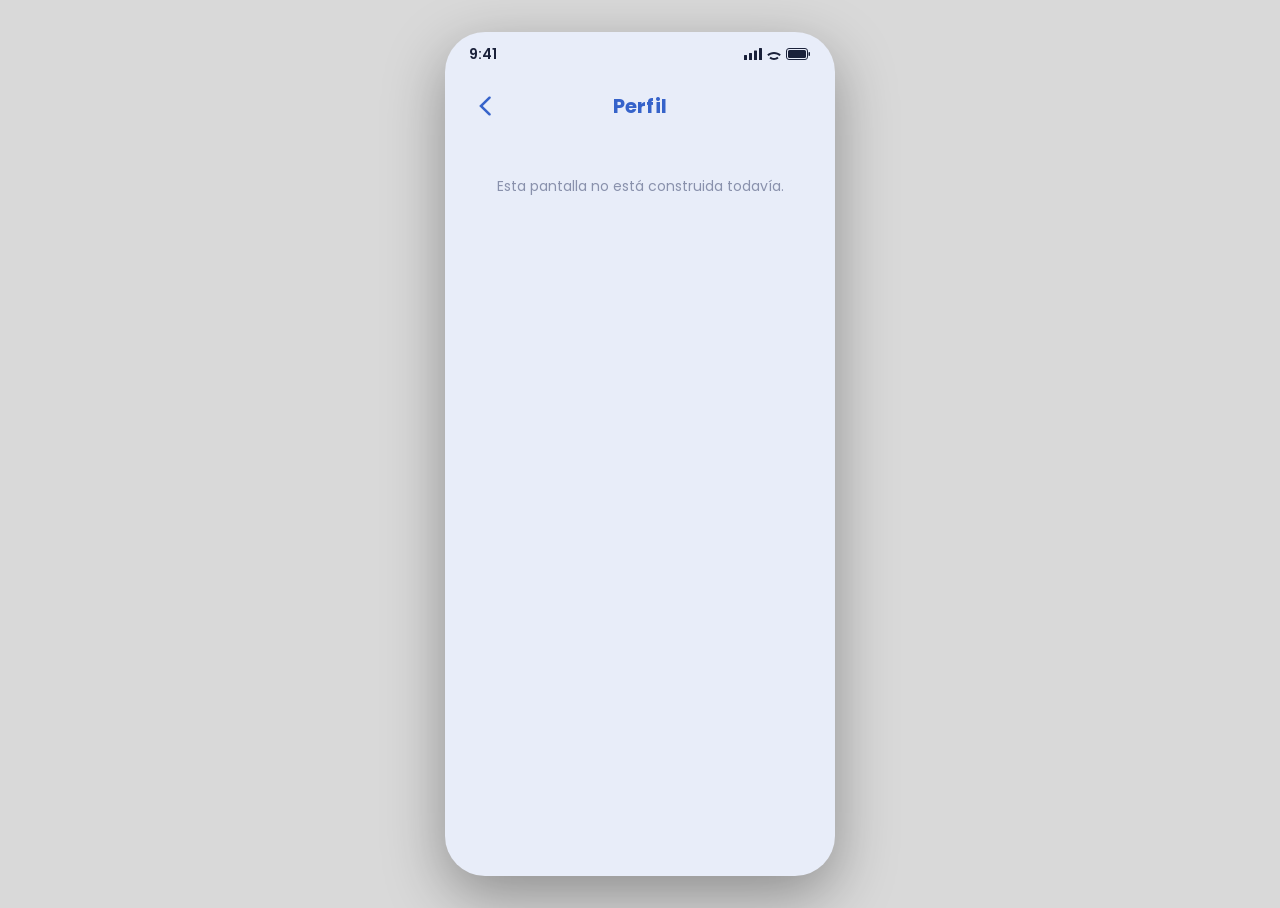
<file: screens/perfil.html>
<!doctype html>
<html lang="es">
<head>
<meta charset="UTF-8">
<meta name="viewport" content="width=device-width, initial-scale=1.0">
<title>Prototype — Perfil</title>
<link rel="preconnect" href="https://fonts.googleapis.com">
<link rel="preconnect" href="https://fonts.gstatic.com" crossorigin>
<link href="https://fonts.googleapis.com/css2?family=Poppins:wght@400;500;600;700;800&family=Roboto:wght@400;600&family=Hanken+Grotesk:wght@500;600&display=swap" rel="stylesheet">
<link rel="stylesheet" href="../tokens.css">
<link rel="stylesheet" href="../styles.css">
</head>
<body>

<div class="device-frame">
  <div class="status-bar" aria-hidden="true">
    <span class="status-bar__time">9:41</span>
    <span class="status-bar__icons">
      <svg width="18" height="12" viewBox="0 0 18 12" fill="none"><rect x="0" y="7" width="3" height="5" rx="0.5" fill="currentColor"/><rect x="5" y="5" width="3" height="7" rx="0.5" fill="currentColor"/><rect x="10" y="2.5" width="3" height="9.5" rx="0.5" fill="currentColor"/><rect x="15" y="0" width="3" height="12" rx="0.5" fill="currentColor"/></svg>
      <svg width="16" height="12" viewBox="0 0 16 12" fill="none"><path d="M8 12C6.3 12 4.7 11.4 3.4 10.3L4.7 8.7C5.6 9.5 6.8 10 8 10C9.2 10 10.4 9.5 11.3 8.7L12.6 10.3C11.3 11.4 9.7 12 8 12ZM1.2 6.5C3 4.9 5.4 4 8 4C10.6 4 13 4.9 14.8 6.5L13.5 8.1C12 6.8 10.1 6 8 6C5.9 6 4 6.8 2.5 8.1L1.2 6.5Z" fill="currentColor"/></svg>
      <svg width="25" height="12" viewBox="0 0 25 12" fill="none"><rect x="0.5" y="0.5" width="21" height="11" rx="2.5" stroke="currentColor"/><rect x="2" y="2" width="18" height="8" rx="1.5" fill="currentColor"/><rect x="22.5" y="4" width="1.5" height="4" rx="0.75" fill="currentColor"/></svg>
    </span>
  </div>
  <div class="app-shell">
    <main class="app-view" id="app-view" tabindex="-1"></main>
  </div>
</div>

<script>window.STUB_USE_HISTORY_BACK = true;</script>
<script src="menu-shared.js"></script>
<script src="stub-screen.js"></script>
</body>
</html>
</file>
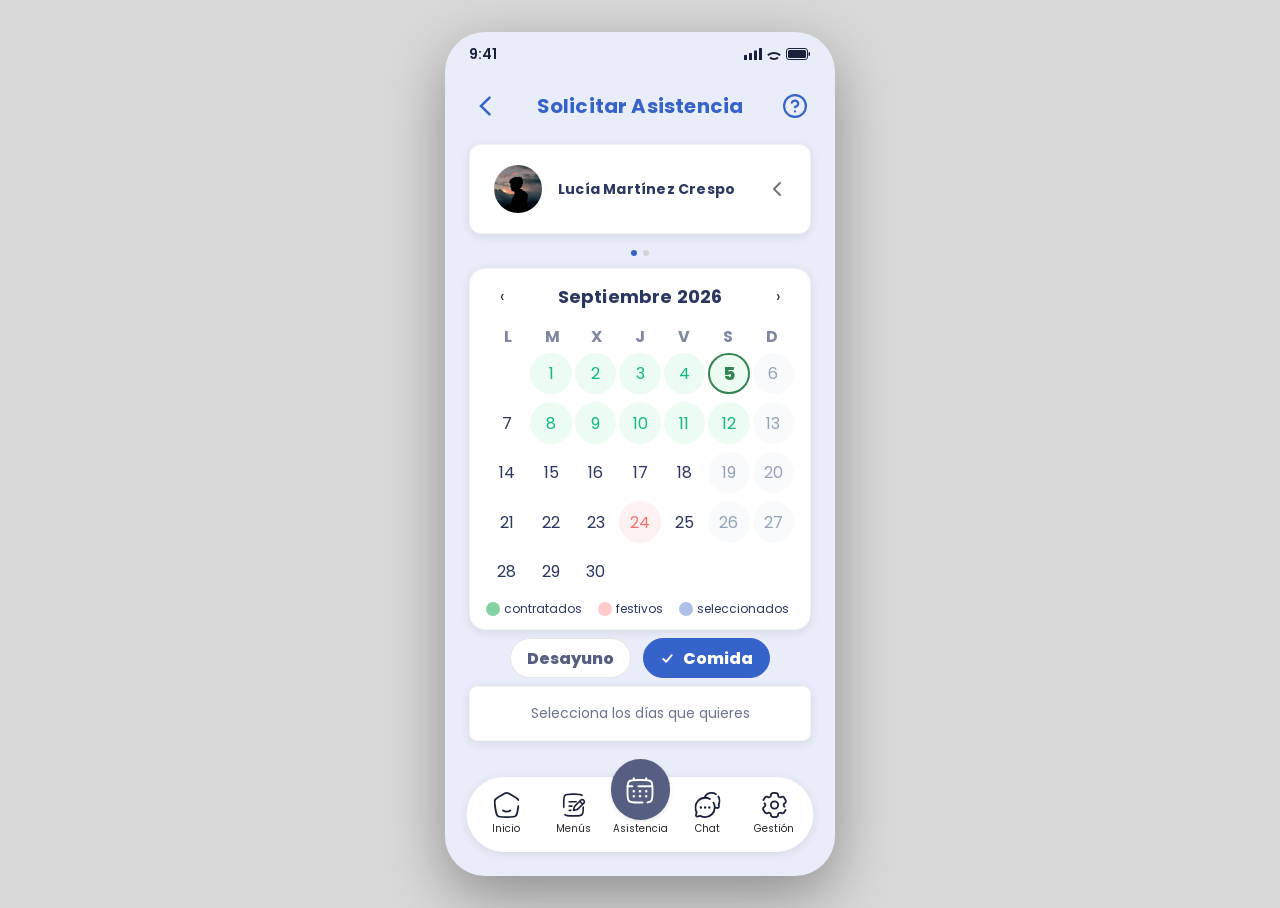
<file: screens/solicitar-asistencia.html>
<!doctype html>
<html lang="es">
<head>
<meta charset="UTF-8">
<meta name="viewport" content="width=device-width, initial-scale=1.0">
<title>Prototype — Solicitar Asistencia</title>
<link rel="preconnect" href="https://fonts.googleapis.com">
<link rel="preconnect" href="https://fonts.gstatic.com" crossorigin>
<link href="https://fonts.googleapis.com/css2?family=Poppins:wght@400;500;600;700;800&family=Roboto:wght@400;600&family=Hanken+Grotesk:wght@500;600&display=swap" rel="stylesheet">
<link rel="stylesheet" href="../tokens.css">
<link rel="stylesheet" href="../styles.css">
</head>
<body>

<div class="device-frame">

  <!-- Decorative device chrome only — not part of the app UI -->
  <div class="status-bar" aria-hidden="true">
    <span class="status-bar__time">9:41</span>
    <span class="status-bar__icons">
      <svg width="18" height="12" viewBox="0 0 18 12" fill="none"><rect x="0" y="7" width="3" height="5" rx="0.5" fill="currentColor"/><rect x="5" y="5" width="3" height="7" rx="0.5" fill="currentColor"/><rect x="10" y="2.5" width="3" height="9.5" rx="0.5" fill="currentColor"/><rect x="15" y="0" width="3" height="12" rx="0.5" fill="currentColor"/></svg>
      <svg width="16" height="12" viewBox="0 0 16 12" fill="none"><path d="M8 12C6.3 12 4.7 11.4 3.4 10.3L4.7 8.7C5.6 9.5 6.8 10 8 10C9.2 10 10.4 9.5 11.3 8.7L12.6 10.3C11.3 11.4 9.7 12 8 12ZM1.2 6.5C3 4.9 5.4 4 8 4C10.6 4 13 4.9 14.8 6.5L13.5 8.1C12 6.8 10.1 6 8 6C5.9 6 4 6.8 2.5 8.1L1.2 6.5Z" fill="currentColor"/></svg>
      <svg width="25" height="12" viewBox="0 0 25 12" fill="none"><rect x="0.5" y="0.5" width="21" height="11" rx="2.5" stroke="currentColor"/><rect x="2" y="2" width="18" height="8" rx="1.5" fill="currentColor"/><rect x="22.5" y="4" width="1.5" height="4" rx="0.75" fill="currentColor"/></svg>
    </span>
  </div>

  <div class="app-shell">
    <main class="app-view" id="app-view" tabindex="-1"></main>
  </div>
</div>

<script src="menu-shared.js"></script>
<script src="solicitar-asistencia.js"></script>
<!-- Loaded last: mountSimpleScreenChrome() above must build .bottom-nav first,
     since this script's init looks for it immediately (not via a
     DOM-ready observer). See handoff.md. -->
<script src="../asistencia-tray.js"></script>
</body>
</html>
</file>
<file: tokens.css>
/*
  tokens.css
  Design tokens extracted from Figma ("Activities Design Kit_based on GlueStack UI").
  Semantic names mirror Gluestack v5's config.ts theme shape (colors / space / radius /
  fontSize / breakpoints) so this file and tokens.json can be read side by side.

  Provenance markers on each block:
    CONFIRMED    – value read directly from a Figma variable used in the Home/Dashboard screen.
    OBSERVED     – value read from the generated layer code but not bound to a named Figma variable.
    ASSUMED      – not present anywhere in this screen; filled in from Gluestack v5 defaults so
                   the scale isn't full of holes. Re-check against Figma before relying on these.
  See handoff.md for the full narrative on anything flagged ASSUMED or inconsistent.
*/

:root {
  /* ---------------------------------------------------------------------
     COLOR — brand ramps
     Only the steps actually used in the Dashboard screen are CONFIRMED.
     Surrounding steps in each ramp are ASSUMED (linear-interpolated) so the
     scale is usable elsewhere; replace with real Figma values as more
     screens are pulled in.
  --------------------------------------------------------------------- */
  --color-primary-900: #1a213a;   /* CONFIRMED */
  --color-primary-600: #232c4e;   /* CONFIRMED — Asistencia tray alert body text */
  --color-primary-500: #2c3761;   /* CONFIRMED */
  --color-primary-300: #565f81;   /* CONFIRMED ("Primary/primary300") — Asistencia FAB background */
  --color-primary-200: #6b7390;   /* CONFIRMED ("Primary/primary200") — Solicitar Asistencia bottom card text */
  --color-primary-100: #8087a0;   /* CONFIRMED ("Primary/primary100") — Solicitar Asistencia calendar weekday header letters */
  --color-primary-50:  #e3e5ec;   /* ASSUMED */
  --color-primary-0:   #f4f5f8;   /* ASSUMED */

  --color-secondary-500: #3663ca; /* CONFIRMED */
  --color-secondary-300: #5e82d5; /* CONFIRMED */
  --color-secondary-100: #aec0ea; /* CONFIRMED — segmented toggle track (Menú Semanal) */
  --color-secondary-50:  #d6dff4; /* CONFIRMED */
  --color-secondary-0:   #e8edf9; /* CONFIRMED */

  --color-tertiary-500: #ddb54a;  /* CONFIRMED (breakfast icon accent, allergen chip checkmarks) */
  --color-tertiary-50:  #f1e1b7; /* CONFIRMED — allergen chip background (Menú Semanal) */

  --color-accent-yellow: #f5c242; /* OBSERVED, invented — no Figma source this pass (rate-limited before any data returned). Login's arrow-badge accent. Deliberately a brighter/more saturated yellow than --color-tertiary-500 (#ddb54a) so it reads as a punchy CTA accent rather than the app's existing muted "food" gold — see handoff.md. */

  --color-neutral-600: #747474;  /* CONFIRMED ("Background/background600") — muted chevron-right / disclosure affordance */
  --color-warning-800: #824417;  /* CONFIRMED ("Warning/warning800") — Asistencia tray alert icon */

  --color-alert-peach: #f6efeb;  /* OBSERVED — Asistencia tray alert background, no named Figma variable */
  /* "Lavender" action-row background the brief mentioned is already covered
     by --color-secondary-0 (#e8edf9) — no new token needed for it. */

  /* Mood icons (Menú Semanal report screen) — NO Figma source at all for
     this screen; these are invented to match the reference screenshot's
     green/amber/maroon language, not pulled from a design file. Neutral
     reuses the existing tertiary-500 amber rather than adding a near-duplicate
     raw hex. See handoff.md. */
  --color-mood-happy:   #4caf6e; /* OBSERVED, invented — no Figma source */
  --color-mood-neutral: var(--color-tertiary-500); /* reuses existing confirmed token */
  --color-mood-sad:     #8c3a5c; /* OBSERVED, invented — no Figma source */

  /* Solicitar Asistencia calendar — "success" (contratado/today) and
     "error" (festivo) each use TWO different shades in the source file:
     one for the cell itself, one for the legend dot. Not a build error —
     captured faithfully, flagged in handoff.md as likely unintentional
     drift worth a design-system pass. */
  --color-success-background: #edfcf2; /* CONFIRMED ("success/success-background") — contratado + today cell fill */
  --color-success-500:        #348352; /* CONFIRMED ("success/success500") — today's ring border + text */
  --color-success-200:        #84d3a2; /* CONFIRMED ("success/success200") — legend dot ONLY, not used on cells */
  --color-raw-success-text:   #10b981; /* OBSERVED, no named variable — contratado cell number text (a 3rd, different green) */

  --color-error-background: #fef1f1; /* CONFIRMED ("error/error-background") — festivo cell fill */
  --color-error-300:        #f87171; /* CONFIRMED ("error/error300") — festivo cell text */
  --color-error-100:        #fecaca; /* CONFIRMED ("error/error100") — legend dot ONLY, not used on the cell itself */

  /* Weekend cells use raw hex with no named Figma variable at all — the
     values match Tailwind's default slate-50/slate-400, suggesting the
     designer reached for a generic palette rather than this app's own
     tokens for this one state. Flagged in handoff.md. */
  --color-raw-weekend-bg:   #f8fafc; /* OBSERVED */
  --color-raw-weekend-text: #94a3b8; /* OBSERVED */

  --color-modal-backdrop: rgba(44, 55, 97, 0.8); /* OBSERVED — same primary500-at-80% used by the Asistencia tray backdrop, given its own named token per your instruction */

  /* ---------------------------------------------------------------------
     COLOR — text / typography
  --------------------------------------------------------------------- */
  --color-text-900:      #262627; /* CONFIRMED */
  --color-typography-0:  #fefeff; /* CONFIRMED — near-white, used as text/icon fill on dark or saturated fills */
  --color-typography-white: #ffffff; /* CONFIRMED ("text label - white") */
  --color-typography-black: #000000; /* CONFIRMED ("Labels/Primary") — raw fallback color baked into some source icon SVGs */

  /* ---------------------------------------------------------------------
     COLOR — border / outline
  --------------------------------------------------------------------- */
  --color-border-50:  #f3f3f3;  /* CONFIRMED */
  --color-border-100: #e6e6e6;  /* CONFIRMED */
  --color-border-300: #d3d3d3;  /* CONFIRMED */

  /* ---------------------------------------------------------------------
     COLOR — background / surface
  --------------------------------------------------------------------- */
  --color-background-app:     var(--color-secondary-0); /* CONFIRMED — page background */
  --color-background-surface: #fbfbfb;                   /* CONFIRMED ("background - light") — Home dashboard card surface */
  --color-background-card:    #ffffff;                   /* CONFIRMED ("Background/background0") — Menú Semanal card surface. NOT the same value as background-surface above; the two screens pulled from Figma so far use two different "white" card tokens. Flagged in handoff.md — worth reconciling into one before more screens are built. */

  /* ---------------------------------------------------------------------
     COLOR — semantic / status
     "error-500" below is an ASSUMPTION: Figma exposed it as
     "New palette/Default/Primary/Primary1" (#e60000), a token from a
     *different* library than the rest of the file, on the notification
     count badge. Flagged in handoff.md — recommend rebuilding that badge
     on a proper Gluestack error/danger token instead of reusing this raw value as-is.
  --------------------------------------------------------------------- */
  --color-info-0:    #ecf8fe;  /* CONFIRMED */
  --color-error-500: #e60000;  /* OBSERVED, off-system — see handoff.md */
  --color-danger: var(--color-error-500); /* semantic alias — Gestión's "Cerrar sesión" row. Reuses the existing red per instruction rather than adding a near-duplicate; this is also the token's first *intentional* use, versus error-500's original off-system origin on the notification badge. */

  /* Raw hex values found on the Menú Semanal screen with no named Figma
     variable behind them at all (not even an off-system one) — each used
     exactly once or twice. Kept as their own tokens rather than silently
     reusing a near-but-not-quite-matching ramp step. Flagged in handoff.md. */
  --color-raw-day-label:      #464554; /* OBSERVED — day-selector weekday letter (L/M/X/J/V) */
  --color-raw-day-number:     #1b1b23; /* OBSERVED — day-selector date number, inactive; also the date heading text */
  --color-raw-dish-name:      #111827; /* OBSERVED — dish name text in meal cards */
  --color-raw-celiac-bg:      #fff9e9; /* OBSERVED — "Menú Celiacos" card background */
  --color-raw-celiac-heading: #e1a504; /* OBSERVED — "Menú Celiacos" heading text (icon itself stays tertiary-500) */
  --color-raw-shadow-soft:    rgba(0, 0, 0, 0.05); /* OBSERVED — day-selector's own shadow color, distinct from --shadow-hard-5 */

  /* ---------------------------------------------------------------------
     SPACING — 4px base unit. Confirmed steps: 0, 0.5, 1.5, 2, 2.5, 3, 4.5, 6, 12.
     Full scale filled in using the same step*4px formula (ASSUMED where
     not directly observed) so intermediate spacing needs aren't blocked.
  --------------------------------------------------------------------- */
  --space-0:    0px;    /* CONFIRMED */
  --space-0-5:  2px;    /* CONFIRMED ("Spacing/0point5") */
  --space-1:    4px;    /* CONFIRMED ("Spacing/1") */
  --space-1-5:  6px;    /* CONFIRMED */
  --space-2:    8px;    /* CONFIRMED */
  --space-2-5:  10px;   /* CONFIRMED — Asistencia tray action-row gap */
  --space-3:    12px;   /* CONFIRMED */
  --space-4:    16px;   /* CONFIRMED ("Spacing/4") */
  --space-4-5:  18px;   /* CONFIRMED ("Spacing/4point5") — new step, Asistencia tray */
  --space-5:    20px;   /* CONFIRMED ("Spacing/5") */
  --space-6:    24px;   /* CONFIRMED ("Spacing/6") */
  --space-8:    32px;   /* ASSUMED */
  --space-12:   48px;   /* CONFIRMED (avatar size) */
  --space-16:   64px;   /* ASSUMED */

  /* ---------------------------------------------------------------------
     RADIUS
     "full", "none", "sm", "md", and "lg" are all real Figma variables now
     ("Border radius/md"=6 confirmed via the Asistencia tray). The card
     corner radius (12px, --radius-xl) is NOT a separate radius token in
     the source file — it literally reuses --space-3. Flagged in
     handoff.md; remaining steps are ASSUMED from Gluestack v5 defaults
     for scale completeness.
  --------------------------------------------------------------------- */
  --radius-none: 0px;      /* CONFIRMED ("Border radius/none") */
  --radius-xs:   2px;      /* ASSUMED */
  --radius-sm:   4px;      /* CONFIRMED ("Border radius/sm") — popover "Entendido!" button */
  --radius-md:   6px;      /* CONFIRMED ("Border radius/md") — Asistencia tray icon frame + alert box */
  --radius-lg:   8px;      /* CONFIRMED ("Border radius/lg") — popover card */
  --radius-xl:   12px;     /* OBSERVED — card corners (reuses --space-3, see handoff.md) */
  --radius-2xl:  16px;     /* ASSUMED */
  --radius-pill: 80px;     /* OBSERVED — bottom nav bar container */
  --radius-full: 9999px;   /* CONFIRMED — avatars, badges */

  /* ---------------------------------------------------------------------
     TYPOGRAPHY
  --------------------------------------------------------------------- */
  --font-family-base: 'Poppins', -apple-system, BlinkMacSystemFont, 'Segoe UI', sans-serif; /* CONFIRMED */
  --font-family-alt: 'Roboto', sans-serif; /* CONFIRMED — the 👋 glyph run on Home, and the "Consultar informe" button label on Menú Semanal. Renamed from "emoji-fallback" once a second real use turned up; still off-system relative to the Poppins-based type scale, see handoff.md. */
  --font-family-day-selector: 'Hanken Grotesk', sans-serif; /* CONFIRMED, off-system — Menú Semanal's weekday/date selector uses a 3rd font family entirely. Flagged in handoff.md. */

  --font-weight-regular:   400;
  --font-weight-medium:    500;
  --font-weight-semibold:  600;
  --font-weight-bold:      700;
  --font-weight-extrabold: 800;

  /* text-{weight}/{size} pairs, named like Gluestack's fontSize/fontWeight combos */
  --text-2xs-size: 10px; --text-2xs-line: 1;    /* CONFIRMED */
  --text-xs-size:  12px; --text-xs-line: 1;     /* CONFIRMED */
  --text-sm-size:  14px; --text-sm-line: 21px;  /* CONFIRMED */
  --text-md-size:  16px; --text-md-line: 1;     /* CONFIRMED */
  --text-xl-size:  20px; --text-xl-line: 1;     /* CONFIRMED */

  --heading-sm-size: 16px;    /* CONFIRMED */
  --heading-sm-tracking: 0.2px; /* CONFIRMED */
  --heading-md-size: 18px;    /* CONFIRMED ("Heading/md") — Solicitar Asistencia calendar month label */
  --heading-md-tracking: 0.2px; /* CONFIRMED */
  --heading-xl-size: 24px;    /* CONFIRMED ("Heading/xl") — Asistencia tray title */
  --heading-xl-tracking: 0.2px; /* CONFIRMED */

  /* ---------------------------------------------------------------------
     OPACITY
     0 and 20% are real tokens; 50% and 36% are raw values baked into
     layers (student sub-label, institution logo) with no named token
     behind them — flagged in handoff.md as candidates to formalize.
  --------------------------------------------------------------------- */
  --opacity-0:  0;      /* CONFIRMED */
  --opacity-20: 0.2;    /* CONFIRMED */
  --opacity-36: 0.36;   /* OBSERVED, one-off — institution logo footer */
  --opacity-50: 0.5;    /* OBSERVED, one-off — student sub-label ("CEIP Pío XII 3 · Primero") */

  /* ---------------------------------------------------------------------
     SHADOW
  --------------------------------------------------------------------- */
  --shadow-hard-5: 0px 2px 10px rgba(38, 38, 38, 0.10); /* CONFIRMED (hardShadow:5) — card + bottom nav */
  --shadow-soft: 0px 1px 2px rgba(0, 0, 0, 0.05); /* OBSERVED — not a named token, weekly day-selector's own shadow on Menú Semanal */

  /* ---------------------------------------------------------------------
     BREAKPOINTS
     This screen is a single mobile frame (390×844); no breakpoint data
     exists in the file. Values below are Gluestack v5 defaults, ASSUMED
     wholesale — treat as placeholders until a tablet/desktop frame shows up.
  --------------------------------------------------------------------- */
  --breakpoint-base: 0px;    /* ASSUMED */
  --breakpoint-sm:   480px;  /* ASSUMED */
  --breakpoint-md:   768px;  /* ASSUMED */
  --breakpoint-lg:   992px;  /* ASSUMED */
  --breakpoint-xl:   1280px; /* ASSUMED */

  /* ---------------------------------------------------------------------
     MOBILE FRAME (prototype chrome only — not a design token, not part
     of the Gluestack handoff; exists so the browser prototype reads as a
     phone screen. Devs building the real RN app should ignore this block.)
  --------------------------------------------------------------------- */
  --frame-width: 390px;
  --frame-height: 844px;
}
</file>
<file: styles.css>
/*
  styles.css — built entirely from tokens.css custom properties.
  No raw hex/px values below except where explicitly noted as prototype-only
  device chrome (the outer phone frame / status bar), which isn't part of
  the Gluestack handoff.
*/

/* ---------------------------------------------------------------------
   RESET / BASE
--------------------------------------------------------------------- */
*, *::before, *::after { box-sizing: border-box; }
html, body {
  margin: 0;
  padding: 0;
  font-family: var(--font-family-base);
  color: var(--color-text-900);
  -webkit-font-smoothing: antialiased;
}
body {
  min-height: 100vh;
  display: flex;
  align-items: center;
  justify-content: center;
  background: #d9d9d9; /* prototype workbench backdrop, not a token — purely so the phone frame reads clearly on a desktop browser */
  padding: var(--space-8) 0;
}
button {
  font-family: inherit;
  border: none;
  background: none;
  cursor: pointer;
  padding: 0;
  color: inherit;
}
a {
  text-decoration: none;
  color: inherit;
}
button:focus-visible,
a:focus-visible {
  outline: 2px solid var(--color-secondary-500);
  outline-offset: 2px;
}
img { display: block; max-width: 100%; }
p { margin: 0; }
ul { margin: 0; padding: 0; list-style: none; }

/* ---------------------------------------------------------------------
   DEVICE FRAME (prototype chrome only)
--------------------------------------------------------------------- */
.device-frame {
  width: var(--frame-width);
  height: var(--frame-height);
  background: var(--color-background-app);
  border-radius: 40px;
  overflow: hidden;
  position: relative;
  box-shadow: 0 20px 60px rgba(0,0,0,0.35);
  display: flex;
  flex-direction: column;
}

.status-bar {
  flex-shrink: 0;
  height: 44px;
  display: flex;
  align-items: center;
  justify-content: space-between;
  padding: 0 var(--space-6);
  color: var(--color-primary-900);
  font-size: var(--text-sm-size);
  font-weight: var(--font-weight-semibold);
}
.status-bar__icons { display: flex; align-items: center; gap: var(--space-1); }

.app-shell {
  position: relative;
  flex: 1;
  min-height: 0;
  display: flex;
  flex-direction: column;
}

/* ---------------------------------------------------------------------
   APP VIEW (scrollable, swapped per screen)
--------------------------------------------------------------------- */
.app-view {
  position: relative;
  z-index: 1; /* stacks above institution-footer (z-index: 0) so opaque cards occlude the logo watermark when they overlap it, while empty/transparent gaps still let it show through */
  flex: 1;
  min-height: 0;
  overflow-y: auto;
  display: flex;
  flex-direction: column;
  gap: var(--space-2);
  padding-bottom: calc(75px + var(--space-6)); /* clears the floating bottom nav */
}
.app-view:focus { outline: none; }

/* ---------------------------------------------------------------------
   HEADER
--------------------------------------------------------------------- */
.app-header {
  display: flex;
  align-items: center;
  justify-content: space-between;
  gap: var(--space-2);
  padding: var(--space-4) var(--space-6);
}
.app-header__greeting {
  font-size: 0;
  line-height: normal;
}
.app-header__greeting,
.app-header__name {
  font-family: var(--font-family-base);
}
.app-header__greeting {
  font-weight: var(--font-weight-semibold);
  font-size: var(--text-xl-size);
  color: var(--color-primary-500);
}
.app-header__wave { font-family: var(--font-family-alt); font-size: var(--text-xl-size); }
.app-header__name {
  display: block;
  font-weight: var(--font-weight-semibold);
  font-size: var(--text-md-size);
  color: var(--color-secondary-300);
}
.app-header__actions {
  display: flex;
  align-items: center;
  gap: var(--space-2);
  flex-shrink: 0;
}
.app-header--simple {
  justify-content: flex-start;
}
.placeholder-title {
  font-weight: var(--font-weight-semibold);
  font-size: var(--text-xl-size);
  color: var(--color-primary-500);
  text-transform: capitalize;
}
.placeholder-body {
  display: flex;
  align-items: center;
  justify-content: center;
  padding: var(--space-8) var(--space-6);
  text-align: center;
  color: var(--color-primary-500);
  opacity: var(--opacity-50);
}

/* ---------------------------------------------------------------------
   ICON BUTTON + BADGE
--------------------------------------------------------------------- */
.icon-button {
  position: relative;
  display: flex;
  align-items: center;
  justify-content: center;
  width: 48px;
  height: 48px;
  border-radius: var(--radius-full);
  transition: background-color 120ms ease;
}
.icon-button:hover { background-color: var(--color-secondary-0); }
.icon-button:active { background-color: var(--color-secondary-50); }
.icon-button__icon { width: 26px; height: 26px; }

.badge {
  position: absolute;
  top: 6px;
  right: 6px;
  min-width: 16px;
  height: 16px;
  padding: 0 4.5px;
  border-radius: var(--radius-full);
  display: flex;
  align-items: center;
  justify-content: center;
  font-size: 12px;
  line-height: 1;
  font-weight: var(--font-weight-bold);
  color: var(--color-typography-white);
}
.badge--count { background-color: var(--color-error-500); }

/* ---------------------------------------------------------------------
   AVATAR
--------------------------------------------------------------------- */
.avatar {
  display: block;
  border-radius: var(--radius-full);
  overflow: hidden;
  background-color: var(--color-primary-500);
  flex-shrink: 0;
}
.avatar__image { width: 100%; height: 100%; object-fit: cover; }
.avatar--sm { width: var(--space-12); height: var(--space-12); } /* header avatar, 48px */
.avatar--md { width: var(--space-12); height: var(--space-12); } /* student row avatar, 48px */
.avatar--xs { width: 36px; height: 36px; } /* OBSERVED, one-off — chat thread header avatar, no Figma source this pass */
button.avatar { border: none; cursor: pointer; padding: 0; }
button.avatar:hover { box-shadow: 0 0 0 3px var(--color-secondary-0); }
button.avatar:active { box-shadow: 0 0 0 3px var(--color-secondary-50); }

/* Initials fallback (no real photo asset exists for Chat's contacts —
   no Figma source this pass, see handoff.md) — matches Gluestack's
   Avatar + AvatarFallbackText pattern used for Home's initials avatars,
   just built with plain text instead of pre-baked vector letterforms. */
.avatar--initials {
  display: flex;
  align-items: center;
  justify-content: center;
  color: var(--color-typography-white);
  font-family: var(--font-family-base);
  font-weight: var(--font-weight-bold);
}
.avatar--md.avatar--initials { font-size: var(--text-md-size); }
.avatar--xs.avatar--initials { font-size: var(--text-xs-size); }

/* ---------------------------------------------------------------------
   CARD LIST / STUDENT CARD
--------------------------------------------------------------------- */
.card-list {
  display: flex;
  flex-direction: column;
  gap: 14px; /* observed in Figma card list, not on the formal spacing scale — closest formal step would be --space-3 (12px) or a new 3.5 step */
  padding: 0 var(--space-6);
}
.card {
  background-color: var(--color-background-surface);
  border: 1px solid var(--color-border-50);
  border-radius: var(--radius-xl);
  box-shadow: var(--shadow-hard-5);
  overflow: hidden;
}
.student-row {
  display: flex;
  align-items: center;
  gap: var(--space-2);
  padding: var(--space-5) var(--space-6);
  border-bottom: 1px solid var(--color-secondary-50);
}
.student-row__info {
  display: flex;
  flex-direction: column;
  gap: 2px;
  min-width: 0;
}
.student-row__name {
  font-size: var(--heading-sm-size);
  font-weight: var(--font-weight-bold);
  letter-spacing: var(--heading-sm-tracking);
  color: var(--color-text-900);
  white-space: nowrap;
  overflow: hidden;
  text-overflow: ellipsis;
}
.student-row__meta {
  font-size: var(--text-sm-size);
  color: var(--color-primary-500);
  opacity: var(--opacity-50);
}
.student-row__meta-item:first-child::after {
  content: "";
  display: inline-block;
  width: 1px;
}
.student-row__meta-item + .student-row__meta-item {
  margin-left: var(--space-2);
}

/* ---------------------------------------------------------------------
   SERVICE ACCORDION ROW
   Only the chevron button toggles the panel — see handoff.md for the
   Figma source of the expanded quick-links content.
--------------------------------------------------------------------- */
.service-accordion + .service-accordion .service-row {
  border-top: 1px solid var(--color-secondary-0);
}
.service-row {
  width: 100%;
  display: flex;
  align-items: center;
  gap: var(--space-2);
  padding: var(--space-5) var(--space-6);
  text-align: left;
}
.service-row__icon { width: 30px; height: 30px; flex-shrink: 0; }
.service-row__text {
  flex: 1;
  min-width: 0;
  display: flex;
  flex-direction: column;
  gap: 2px;
}
.service-row__label {
  font-size: var(--text-xs-size);
  font-weight: var(--font-weight-bold);
  color: var(--color-primary-500);
  letter-spacing: 0.2px;
}
.service-row__value {
  font-size: var(--text-sm-size);
  line-height: var(--text-sm-line);
  color: var(--color-primary-500);
}

/* Only the chevron button expands/collapses the panel — the rest of the
   row (icon, label, value) is static, non-interactive content. */
.service-row__toggle {
  flex-shrink: 0;
  display: flex;
  align-items: center;
  justify-content: center;
  width: 32px;
  height: 32px;
  border-radius: var(--radius-full);
  transition: background-color 120ms ease;
}
.service-row__toggle:hover { background-color: var(--color-secondary-0); }
.service-row__toggle:active { background-color: var(--color-secondary-50); }
.service-row__toggle[aria-expanded="true"] { background-color: var(--color-secondary-0); }

.service-row__chevron-wrap {
  display: flex;
  align-items: center;
  justify-content: center;
  width: 18px;
  height: 18px;
  flex-shrink: 0;
}
.service-row__chevron {
  /* Source SVG's native ratio is 6:10.5 (simplifies to 4:7) with
     preserveAspectRatio="none" — sized here at 2x that ratio (8×14) so it
     reads clearly instead of being stretched into a square blob (the
     original bug) or rendered at a barely-visible native 6px width. */
  width: 8px;
  height: 14px;
  transform: rotate(-90deg);
  transition: transform 160ms ease;
}
.service-row__toggle[aria-expanded="true"] .service-row__chevron {
  transform: rotate(0deg);
}

.service-panel[hidden] {
  /* [hidden] and .service-panel{display:flex} have equal specificity, and
     this stylesheet loads after the UA default — without this override,
     the flex rule below wins and the panel shows despite the attribute. */
  display: none;
}
.service-panel {
  display: flex;
  align-items: center;
  justify-content: center;
  gap: 17px; /* observed in Figma (node 14790:18207) — a one-off value, not on the formal spacing scale */
  padding: var(--space-1-5) var(--space-4);
  background-color: var(--color-secondary-0);
  border-radius: 0 0 var(--radius-xl) var(--radius-xl); /* caps the card's own bottom corners when it's the last open panel */
}
/* Reuses .nav-item styling below — same 59×57px "Button-outline" component
   as the bottom tab bar in Figma, just laid out inline instead of pinned. */

/* ---------------------------------------------------------------------
   INSTITUTION LOGO FOOTER
--------------------------------------------------------------------- */
.institution-footer {
  position: absolute;
  z-index: 0; /* behind .app-view's cards (z-index: 1) and .bottom-nav (z-index: 2) */
  left: 50%;
  bottom: 91px; /* clears the floating nav bar height + its own offset, observed from Figma */
  transform: translateX(-50%);
  width: 100%;
  display: flex;
  justify-content: center;
  padding: 23px 60px;
  background-color: var(--color-background-surface);
  opacity: var(--opacity-36);
  pointer-events: none;
}
.institution-footer__logo { width: 100%; height: auto; }

/* ---------------------------------------------------------------------
   BOTTOM NAV
--------------------------------------------------------------------- */
.bottom-nav {
  position: absolute;
  z-index: 2;
  left: 50%;
  bottom: var(--space-6);
  transform: translateX(-50%);
  width: 347px;
  height: 75px;
  display: flex;
  align-items: center;
  justify-content: center;
  gap: var(--space-2);
  padding: 4px 10px; /* observed in Figma, one-off — not on the formal spacing scale */
  background-color: var(--color-typography-white);
  border-radius: var(--radius-pill);
  box-shadow: var(--shadow-hard-5);
}
/* Shared "Button-outline" component (Figma name) — used both in the fixed
   bottom nav and, reused verbatim, in the service-row quick-links panel. */
.nav-item {
  width: 59px;
  height: 57px;
  flex-shrink: 0;
  display: flex;
  flex-direction: column;
  align-items: center;
  justify-content: center;
  gap: 3px;
  border-radius: var(--radius-md);
  color: var(--color-primary-900);
  transition: background-color 120ms ease;
}
.nav-item:hover { background-color: var(--color-secondary-0); }
.nav-item:active { background-color: var(--color-secondary-50); }
.nav-item__icon { width: 26px; height: 26px; }
.nav-item__label {
  font-size: var(--text-2xs-size);
  font-weight: var(--font-weight-regular);
  color: var(--color-text-900);
}
.nav-item[aria-current="page"] {
  /* Drives inline-SVG icons via currentColor (see screens/menu-semanal.html) —
     the Home screen's own nav still uses <img src=".svg"> icons, which can't
     pick up currentColor since a loaded image resource doesn't inherit CSS
     from its host document. Flagged in handoff.md as a known inconsistency;
     new screens should prefer inline SVG icons for this reason. */
  color: var(--color-secondary-500);
}
.nav-item[aria-current="page"] .nav-item__label {
  font-weight: var(--font-weight-extrabold);
}

/* ---------------------------------------------------------------------
   NOTIFICATIONS SHEET (interaction not shown in Figma — flagged assumption)
--------------------------------------------------------------------- */
.sheet-backdrop {
  position: absolute;
  inset: 0;
  background-color: rgba(26, 33, 58, 0.4); /* primary-900 at reduced opacity, no dedicated overlay token exists yet */
  display: flex;
  align-items: flex-end;
  z-index: 10;
  animation: fade-in 160ms ease;
}
.sheet {
  width: 100%;
  background-color: var(--color-background-surface);
  border-radius: var(--radius-2xl) var(--radius-2xl) 0 0;
  padding: var(--space-3) var(--space-6) var(--space-8);
  display: flex;
  flex-direction: column;
  gap: var(--space-4);
  animation: slide-up 200ms ease;
}
.sheet__handle {
  width: 36px;
  height: 4px;
  border-radius: var(--radius-full);
  background-color: var(--color-border-300);
  margin: 0 auto;
}
.sheet__title {
  margin: 0;
  font-size: var(--text-xl-size);
  font-weight: var(--font-weight-semibold);
  color: var(--color-primary-500);
}
.notification-list {
  display: flex;
  flex-direction: column;
  gap: var(--space-4);
}
.notification-item {
  display: flex;
  gap: var(--space-2);
  align-items: flex-start;
}
.notification-item__dot {
  width: 8px;
  height: 8px;
  border-radius: var(--radius-full);
  background-color: var(--color-secondary-500);
  margin-top: 6px;
  flex-shrink: 0;
}
.notification-item__title {
  font-size: var(--text-sm-size);
  font-weight: var(--font-weight-medium);
  color: var(--color-text-900);
}
.notification-item__meta {
  font-size: var(--text-2xs-size);
  color: var(--color-primary-500);
  opacity: var(--opacity-50);
  margin-top: 2px;
}

@keyframes fade-in { from { opacity: 0; } to { opacity: 1; } }
@keyframes slide-up { from { transform: translateY(100%); } to { transform: translateY(0); } }

@media (prefers-reduced-motion: reduce) {
  * { animation-duration: 0.01ms !important; transition-duration: 0.01ms !important; }
}

/* =======================================================================
   MENÚ SEMANAL SCREEN (screens/menu-semanal.html)
   ======================================================================= */

.screen-header {
  position: sticky;
  top: 0;
  z-index: 1; /* Figma's static frame doesn't model scroll behavior — pinning
                 the header on scroll is an assumption, not pulled from Figma. */
  flex-shrink: 0;
  display: flex;
  align-items: center;
  justify-content: space-between;
  height: 60px;
  padding: 0 var(--space-6);
  background-color: var(--color-background-app);
}
.screen-header__title {
  position: absolute;
  left: 50%;
  transform: translateX(-50%);
  margin: 0;
  font-size: var(--text-xl-size);
  font-weight: var(--font-weight-bold);
  letter-spacing: 0.2px;
  color: var(--color-secondary-500);
  white-space: nowrap;
}
.screen-header__back,
.screen-header__help {
  display: flex;
  align-items: center;
  justify-content: center;
  width: 32px;
  height: 32px;
  border-radius: var(--radius-full);
  transition: background-color 120ms ease;
}
.screen-header__back:hover, .screen-header__help:hover { background-color: var(--color-secondary-0); }
.screen-header__back:active, .screen-header__help:active { background-color: var(--color-secondary-50); }
.screen-header__back img { width: 20px; height: 20px; }
.screen-header__help img { width: 24px; height: 24px; }

.screen-menu-semanal__body {
  padding: 0 var(--space-6) var(--space-6);
}
.screen-menu-semanal__body > * + * {
  margin-top: var(--space-3);
}

.profile-card {
  display: flex;
  align-items: center;
  gap: var(--space-4);
  padding: var(--space-5) var(--space-6);
  background-color: var(--color-background-card);
  border: 1px solid var(--color-border-50);
  border-radius: var(--radius-xl);
  box-shadow: var(--shadow-hard-5);
}
.profile-card__name {
  flex: 1;
  min-width: 0;
  margin: 0;
  font-size: var(--text-sm-size);
  font-weight: var(--font-weight-bold);
  letter-spacing: 0.2px;
  color: var(--color-primary-500);
  white-space: nowrap;
  overflow: hidden;
  text-overflow: ellipsis;
}
.profile-card__chevron {
  display: flex;
  align-items: center;
  justify-content: center;
  flex-shrink: 0;
  width: 18px;
  height: 18px;
}
.profile-card__chevron img {
  width: 8px;
  height: 14px;
  /* Renders as --color-neutral-600 (#747474) via the SVG's own baked-in
     fallback fill, not via CSS — a <img src=".svg"> can't be recolored
     from the host page. See the nav-item note below for the general issue. */
}

.pagination-dots {
  display: flex;
  align-items: center;
  justify-content: center;
  gap: 6px;
  padding-top: var(--space-1);
}
.pagination-dots__dot {
  width: 6px;
  height: 6px;
  border-radius: var(--radius-full);
  background-color: var(--color-border-300);
}
.pagination-dots__dot--active {
  background-color: var(--color-secondary-500);
}

.segmented-toggle {
  display: flex;
  gap: 38px; /* OBSERVED, one-off from Figma — no matching space-scale step */
  padding: var(--space-1) 0;
  background-color: var(--color-secondary-100);
  border-radius: var(--radius-full);
}
.segmented-toggle__option {
  flex: 1;
  height: 40px;
  border-radius: var(--radius-full);
  font-size: var(--text-sm-size);
  font-weight: var(--font-weight-bold);
  color: var(--color-secondary-0);
  transition: background-color 120ms ease, color 120ms ease;
}
.segmented-toggle__option--active {
  background-color: var(--color-background-card);
  color: var(--color-secondary-500);
  box-shadow: var(--shadow-hard-5);
}

.day-selector {
  display: flex;
  align-items: center;
  justify-content: space-between;
  padding: var(--space-2);
  background-color: var(--color-background-card);
  border-radius: var(--radius-2xl);
  box-shadow: var(--shadow-soft);
}
.day-selector__day {
  display: flex;
  flex-direction: column;
  align-items: center;
  justify-content: center;
  gap: 2px;
  width: 48px;
  height: 56px;
  border-radius: var(--radius-xl);
  font-family: var(--font-family-day-selector);
  transition: background-color 120ms ease, box-shadow 120ms ease;
}
.day-selector__day:hover { background-color: var(--color-secondary-0); }
.day-selector__letter {
  font-size: 12px;
  font-weight: 500;
  letter-spacing: 0.5px;
  color: var(--color-raw-day-label);
}
.day-selector__number {
  font-size: var(--text-xl-size);
  font-weight: 600;
  color: var(--color-raw-day-number);
}
.day-selector__day--active {
  background-color: var(--color-secondary-500);
  /* OBSERVED, one-off — Figma's own "Button:shadow" layer, distinct from both named shadow tokens */
  box-shadow: 0px 4px 6px -1px rgba(0, 0, 0, 0.1), 0px 2px 4px -2px rgba(0, 0, 0, 0.1);
}
.day-selector__day--active .day-selector__letter {
  color: var(--color-typography-white);
  opacity: 0.8; /* OBSERVED, one-off — Figma's "opacity-80" on this label only; doesn't match any step on --opacity-* */
}
.day-selector__day--active .day-selector__number {
  color: var(--color-typography-white);
}

.date-heading {
  margin: 0;
  font-size: 18px; /* OBSERVED — Poppins Semibold 18px has no named Figma variable behind it */
  font-weight: var(--font-weight-semibold);
  color: var(--color-raw-day-number);
  text-align: center;
}

.meal-content {
  display: flex;
  flex-direction: column;
  gap: var(--space-3);
}
.dish-card {
  display: flex;
  align-items: center;
  gap: var(--space-4);
  padding: 17px; /* OBSERVED, one-off — not on the formal space scale */
  background-color: var(--color-background-card);
  border: 1px solid var(--color-border-100);
  border-radius: var(--radius-xl);
  box-shadow: var(--shadow-hard-5);
}
.dish-card__badge {
  display: flex;
  align-items: center;
  justify-content: center;
  flex-shrink: 0;
  width: 30px;
  height: 30px;
  border-radius: var(--radius-full);
  border: 1.5px solid var(--color-secondary-500);
  font-size: var(--text-sm-size);
  font-weight: var(--font-weight-bold);
  color: var(--color-secondary-500);
}
.dish-card__badge--icon {
  border: none;
}
.dish-card__badge-icon {
  width: 22px;
  height: 22px;
}
.dish-card__text {
  flex: 1;
  display: flex;
  flex-direction: column;
  gap: 2px;
  min-width: 0;
}
.dish-card__label {
  font-size: var(--text-sm-size);
  font-weight: var(--font-weight-medium);
  color: var(--color-secondary-500);
}
.dish-card__name {
  font-size: var(--text-md-size);
  font-weight: var(--font-weight-medium);
  color: var(--color-raw-dish-name);
}

.celiac-card {
  display: flex;
  flex-direction: column;
  gap: var(--space-3);
  padding: var(--space-4) var(--space-2) var(--space-4) var(--space-5); /* approximates Figma's asymmetric pl-21/pr-1/py-9 */
  background-color: var(--color-raw-celiac-bg);
  border: 1px solid var(--color-border-50);
  border-radius: var(--radius-2xl);
  box-shadow: var(--shadow-hard-5);
}
.celiac-card__heading {
  display: flex;
  align-items: center;
  gap: var(--space-1);
  margin: 0;
  font-size: var(--text-md-size);
  font-weight: var(--font-weight-bold);
  color: var(--color-raw-celiac-heading);
}
.celiac-card__heading-icon { width: 16px; height: 16px; flex-shrink: 0; }
.celiac-card__chips {
  display: grid;
  grid-template-columns: 1fr 1fr;
  gap: var(--space-3);
}
.celiac-chip {
  display: inline-flex;
  align-items: center;
  gap: var(--space-1);
  padding: var(--space-1) var(--space-3);
  background-color: var(--color-tertiary-50);
  border-radius: var(--radius-full);
  font-size: var(--text-xs-size);
  font-weight: var(--font-weight-medium);
  color: var(--color-primary-500);
  justify-self: start;
}
.celiac-chip__icon { width: 13.33px; height: 13.33px; flex-shrink: 0; }

.button-cta {
  display: flex;
  align-items: center;
  justify-content: center;
  width: 100%;
  height: 44px;
  border-radius: var(--radius-full);
  background-color: var(--color-secondary-500);
  color: var(--color-typography-white);
  font-family: var(--font-family-alt);
  font-weight: var(--font-weight-semibold);
  font-size: 18px; /* CONFIRMED "Text-semibold/lg : 18px" (Roboto) */
  transition: background-color 120ms ease;
}
.button-cta:hover { background-color: var(--color-primary-500); }
.button-cta:active { background-color: var(--color-primary-900); }

/* ---------------------------------------------------------------------
   MOOD ICON (Menú Semanal report screen — no Figma source, see handoff.md)
--------------------------------------------------------------------- */
.dish-card__mood {
  display: flex;
  align-items: center;
  justify-content: center;
  flex-shrink: 0;
  width: 36px;
  height: 36px;
  border-radius: var(--radius-full);
  color: var(--color-typography-white); /* face features use currentColor, inline SVG so this actually works */
}
.dish-card__mood--happy   { background-color: var(--color-mood-happy); }
.dish-card__mood--neutral { background-color: var(--color-mood-neutral); }
.dish-card__mood--sad     { background-color: var(--color-mood-sad); }
.dish-card__mood-icon { width: 20px; height: 20px; }

/* ---------------------------------------------------------------------
   OBSERVACIONES CARD (Menú Semanal report screen — no Figma source)
--------------------------------------------------------------------- */
.observaciones-card {
  display: flex;
  flex-direction: column;
  gap: var(--space-2);
  padding: var(--space-4);
  background-color: var(--color-border-50);
  border-radius: var(--radius-xl);
  box-shadow: var(--shadow-hard-5);
}
.observaciones-card__heading {
  margin: 0;
  font-size: var(--text-md-size);
  font-weight: var(--font-weight-bold);
  color: var(--color-primary-500);
}
.observaciones-card__text {
  margin: 0;
  font-size: var(--text-sm-size);
  line-height: var(--text-sm-line);
  color: var(--color-raw-dish-name);
}

/* ---------------------------------------------------------------------
   POPOVER (help icon → "Alimentación saludable")
   Approximates Gluestack v5's Popover/PopoverContent/PopoverArrow/PopoverBody.
   No backdrop by design — see handoff.md.
--------------------------------------------------------------------- */
.popover[hidden] {
  /* Same specificity pitfall as the service-panel bug from an earlier pass
     — .popover below sets display:flex, which would otherwise beat the UA
     default [hidden]{display:none} since they tie on specificity and this
     stylesheet loads later. See that section's note for the full story. */
  display: none;
}
.popover {
  position: absolute;
  top: 100%;
  left: var(--space-6);
  right: var(--space-6);
  z-index: 5;
  display: flex;
  flex-direction: column;
  align-items: flex-end;
  opacity: 0;
  transform: scale(0.95);
  transform-origin: top right;
  transition: opacity 200ms ease-out, transform 200ms ease-out;
  pointer-events: none;
}
.popover--open {
  opacity: 1;
  transform: scale(1);
  pointer-events: auto;
}
.popover__arrow {
  width: 14px;
  height: 14px;
  flex-shrink: 0;
  margin-right: 28px; /* roughly under the help icon */
  margin-bottom: -7px; /* tucks half-behind the card so the seam is hidden */
  background-color: var(--color-typography-0);
  transform: rotate(45deg);
  position: relative;
  z-index: 1;
}
.popover__card {
  width: 100%;
  max-width: 360px;
  display: flex;
  flex-direction: column;
  gap: var(--space-4);
  padding: var(--space-4);
  background-color: var(--color-typography-0);
  border-radius: var(--radius-lg);
  box-shadow: var(--shadow-hard-5);
}
.popover__title {
  margin: 0;
  font-size: var(--heading-sm-size);
  font-weight: var(--font-weight-bold);
  letter-spacing: var(--heading-sm-tracking);
  color: var(--color-primary-500);
}
.popover__body {
  margin: 0;
  font-size: var(--text-sm-size);
  line-height: var(--text-sm-line);
  font-weight: var(--font-weight-regular);
  color: var(--color-text-900);
}
.popover__button {
  width: 100%;
  height: 36px;
  border-radius: var(--radius-sm);
  background-color: var(--color-primary-500);
  color: var(--color-typography-white);
  font-size: var(--text-sm-size);
  font-weight: var(--font-weight-semibold);
  transition: background-color 120ms ease;
}
.popover__button:hover { background-color: var(--color-primary-900); }
/* prefers-reduced-motion already handled by the global `*` rule elsewhere in this file */

/* =======================================================================
   ASISTENCIA FAB + TRAY (asistencia-tray.js — global overlay, any screen)
   ======================================================================= */

/* The Asistencia nav item keeps its label but not its own icon — the FAB
   below sits on top of it. An empty .nav-item__icon spacer (added in
   index.html / menu-shared.js) keeps the label's vertical position
   matching its siblings without special-casing the flex alignment. */
.nav-item--asistencia .nav-item__icon {
  visibility: hidden;
}

.asistencia-fab {
  position: absolute;
  left: 50%;
  top: -18px; /* overlaps 18px above the nav bar's own top edge */
  transform: translateX(-50%);
  width: 59px;
  height: 61px;
  display: flex;
  align-items: center;
  justify-content: center;
  background-color: var(--color-primary-300);
  border-radius: 80px; /* exceeds half of either dimension — reads as fully rounded */
  box-shadow: 0px 2px 5px rgba(38, 38, 38, 0.1); /* OBSERVED, one-off — lighter blur than --shadow-hard-5 (10px), not the same token */
  color: var(--color-typography-white);
  transition: transform 100ms ease-out, opacity 100ms ease-out;
}
.asistencia-fab:active {
  transform: translateX(-50%) scale(0.96);
  opacity: 0.7;
}
.asistencia-fab__icon {
  width: 30px;
  height: 30px;
}

.tray-backdrop {
  /* No [hidden] override needed here, unlike .asistencia-tray below —
     this rule never sets `display`, so the UA default [hidden]{display:none}
     applies cleanly with nothing to out-specificity it. */
  position: absolute;
  inset: 0;
  z-index: 20;
  background-color: var(--color-primary-500);
  opacity: 0;
  transition: opacity 300ms ease-out;
  pointer-events: none;
}
.tray-backdrop--open {
  opacity: 0.8;
  pointer-events: auto;
}

.asistencia-tray[hidden] {
  display: none;
}
.asistencia-tray {
  position: absolute;
  left: 0;
  right: 0;
  bottom: 0;
  z-index: 21;
  display: flex;
  flex-direction: column;
  gap: var(--space-4);
  max-height: calc(100% - 44px); /* leaves room below the status bar */
  padding: var(--space-6);
  background-color: var(--color-background-card);
  border: 1px solid var(--color-border-100);
  border-radius: var(--radius-xl) var(--radius-xl) 0 0; /* top corners only */
  box-shadow: var(--shadow-hard-5);
  transform: translateY(100%);
  opacity: 0;
  transition: transform 300ms ease-out, opacity 300ms ease-out;
  overflow-y: auto;
  touch-action: pan-y;
}
.asistencia-tray--open {
  transform: translateY(0);
  opacity: 1;
}

.asistencia-tray__header {
  display: flex;
  align-items: center;
  justify-content: space-between;
}
.asistencia-tray__title {
  margin: 0;
  font-size: var(--heading-xl-size);
  font-weight: var(--font-weight-bold);
  letter-spacing: var(--heading-xl-tracking);
  color: var(--color-text-900);
}
.asistencia-tray__close {
  display: flex;
  align-items: center;
  justify-content: center;
  width: 32px;
  height: 32px;
  border-radius: var(--radius-full);
  color: var(--color-text-900);
  transition: background-color 120ms ease;
}
.asistencia-tray__close:hover { background-color: var(--color-secondary-0); }

.asistencia-action {
  display: flex;
  align-items: center;
  gap: var(--space-2-5);
  width: 100%;
  padding: var(--space-4);
  background-color: var(--color-secondary-0);
  border: 1px solid var(--color-border-50);
  border-radius: var(--radius-xl);
  box-shadow: var(--shadow-hard-5);
  text-align: left;
  transition: background-color 120ms ease;
}
.asistencia-action + .asistencia-action {
  margin-top: var(--space-2);
}
.asistencia-action:hover { background-color: var(--color-secondary-50); }
.asistencia-action:active { background-color: var(--color-secondary-100); }

.asistencia-action__icon-wrap {
  position: relative;
  flex-shrink: 0;
  width: 59px;
  height: 57px;
  display: flex;
  align-items: center;
  justify-content: center;
  background-color: var(--color-background-card);
  border: 1px solid var(--color-secondary-50);
  border-radius: var(--radius-md);
}
.asistencia-action__icon { width: 30px; height: 30px; }
.asistencia-action__badge {
  position: absolute;
  top: 3px;
  right: 3px;
  width: 16px;
  height: 16px;
  display: flex;
  align-items: center;
  justify-content: center;
  background-color: var(--color-secondary-500);
  color: var(--color-typography-white);
  border-radius: var(--radius-full);
  font-size: 10px;
  font-weight: var(--font-weight-semibold);
  line-height: 1;
}
.asistencia-action__text {
  flex: 1;
  min-width: 0;
  display: flex;
  flex-direction: column;
  gap: 2px;
  color: var(--color-primary-500);
}
.asistencia-action__title {
  font-size: 18px; /* CONFIRMED "Text-semibold/lg" */
  font-weight: var(--font-weight-semibold);
}
.asistencia-action__desc {
  font-size: var(--text-xs-size);
  font-weight: var(--font-weight-regular);
}
.asistencia-action__chevron {
  flex-shrink: 0;
  width: 8px;
  height: 14px;
}

.asistencia-alert {
  display: flex;
  align-items: flex-start;
  gap: var(--space-2);
  padding: var(--space-3) var(--space-4);
  background-color: var(--color-alert-peach);
  border-radius: var(--radius-md);
}
.asistencia-alert__icon {
  flex-shrink: 0;
  width: 18px;
  height: 18px;
  margin-top: 2px;
}
.asistencia-alert__text {
  margin: 0;
  font-size: var(--text-xs-size);
  line-height: var(--text-sm-line);
  color: var(--color-primary-600);
}

/* =======================================================================
   SOLICITAR ASISTENCIA SCREEN (screens/solicitar-asistencia.html)
   ======================================================================= */

.solicitar-calendar {
  background-color: var(--color-background-card);
  border: 1px solid var(--color-border-50);
  border-radius: var(--radius-2xl);
  box-shadow: var(--shadow-hard-5);
  padding: 11px var(--space-4); /* 11px vertical is a one-off from Figma, not on the space scale */
}
.solicitar-calendar__nav {
  display: flex;
  align-items: center;
  justify-content: space-between;
}
.solicitar-calendar__nav-button {
  display: flex;
  align-items: center;
  justify-content: center;
  width: 32px;
  height: 32px;
  font-size: 16px;
  color: var(--color-text-900);
  border-radius: var(--radius-full);
  transition: background-color 120ms ease;
}
.solicitar-calendar__nav-button:hover { background-color: var(--color-secondary-0); }
.solicitar-calendar__month-label {
  font-size: var(--heading-md-size);
  font-weight: var(--font-weight-bold);
  letter-spacing: var(--heading-md-tracking);
  color: var(--color-primary-500);
}
.solicitar-calendar__weekdays,
.solicitar-calendar__grid {
  display: grid;
  grid-template-columns: repeat(7, 1fr);
}
.solicitar-calendar__weekdays {
  padding-top: var(--space-2);
}
.solicitar-calendar__weekdays span {
  text-align: center;
  padding: 4px 0;
  font-size: var(--text-md-size);
  font-weight: var(--font-weight-bold);
  color: var(--color-primary-100);
}
.solicitar-calendar__grid {
  gap: 8px 3px;
}

.calendar-day {
  aspect-ratio: 1;
  display: flex;
  align-items: center;
  justify-content: center;
  border: 2px solid transparent;
  border-radius: var(--radius-full);
  background: none;
  font-size: var(--text-md-size);
  color: var(--color-primary-500);
  transition: background-color 120ms ease;
}
.calendar-day--blank {
  visibility: hidden;
}
.calendar-day--available:hover { background-color: var(--color-secondary-0); }
.calendar-day--available:active { background-color: var(--color-secondary-50); }
.calendar-day--weekend {
  background-color: var(--color-raw-weekend-bg);
  color: var(--color-raw-weekend-text);
  cursor: default;
}
.calendar-day--contratado {
  background-color: var(--color-success-background);
  color: var(--color-raw-success-text);
  cursor: default;
}
.calendar-day--festivo {
  background-color: var(--color-error-background);
  color: var(--color-error-300);
  cursor: default;
}
.calendar-day--today {
  background-color: var(--color-success-background);
  border-color: var(--color-success-500);
  color: var(--color-success-500);
  font-weight: var(--font-weight-extrabold);
  font-size: 18px;
}
.calendar-day--selected {
  background-color: var(--color-secondary-500);
  border-color: transparent;
  color: var(--color-typography-white);
}
.calendar-day--today.calendar-day--selected {
  /* Not an explicitly specified combination — today's ring kept alongside
     the selected fill/check so neither state visually disappears. */
  border-color: var(--color-success-500);
  background-color: var(--color-secondary-500);
  color: var(--color-typography-white);
}
.calendar-day__check,
.calendar-day svg {
  width: 16px;
  height: 16px;
}

.solicitar-calendar__legend {
  display: flex;
  flex-wrap: wrap;
  gap: var(--space-1) var(--space-4);
  padding-top: var(--space-2);
}
.solicitar-legend-item {
  display: flex;
  align-items: center;
  gap: var(--space-1);
  font-size: var(--text-xs-size);
  color: var(--color-primary-500);
}
.solicitar-legend-item__dot {
  width: 14px;
  height: 14px;
  border-radius: var(--radius-full);
  flex-shrink: 0;
}
.solicitar-legend-item__dot--contratados   { background-color: var(--color-success-200); }
.solicitar-legend-item__dot--festivos      { background-color: var(--color-error-100); }
.solicitar-legend-item__dot--seleccionados { background-color: var(--color-secondary-100); }

/* This screen's own DESAYUNO/COMIDA toggle — visually distinct from
   Menú Semanal's .segmented-toggle pill-track pattern, per spec. */
.asistencia-toggle {
  display: flex;
  gap: var(--space-3);
  justify-content: center;
  padding: var(--space-2);
}
.asistencia-toggle__option {
  display: flex;
  align-items: center;
  gap: var(--space-2);
  height: 40px;
  padding: 0 var(--space-4);
  border-radius: var(--radius-full);
  background-color: var(--color-background-card);
  border: 1px solid var(--color-border-100);
  color: var(--color-primary-300);
  font-size: var(--text-md-size);
  font-weight: var(--font-weight-extrabold);
  transition: background-color 120ms ease, color 120ms ease, border-color 120ms ease;
}
.asistencia-toggle__option--active {
  background-color: var(--color-secondary-500);
  border-color: var(--color-secondary-500);
  color: var(--color-typography-white);
}
.asistencia-toggle__check {
  display: none;
  width: 15px;
  height: 15px;
}
.asistencia-toggle__option--active .asistencia-toggle__check {
  display: inline-flex;
}

.asistencia-info-banner,
.asistencia-selection-banner {
  background-color: var(--color-background-card);
  border: 1px solid var(--color-border-50);
  border-radius: var(--radius-lg);
  box-shadow: var(--shadow-hard-5);
  padding: var(--space-4) var(--space-6);
  text-align: center;
}
.asistencia-info-banner__text {
  margin: 0;
  font-size: var(--text-sm-size);
  line-height: var(--text-sm-line);
  color: var(--color-primary-200);
}
.asistencia-selection-banner__label {
  margin: 0 0 2px;
  font-size: var(--text-xs-size);
  color: var(--color-primary-200);
}
.asistencia-selection-banner__value {
  margin: 0;
  font-size: var(--text-md-size);
  font-weight: var(--font-weight-semibold);
  color: var(--color-primary-500);
}

/* ---------------------------------------------------------------------
   CENTERED MODAL (Modal 3 confirm / Modal 4 thanks) — a different
   pattern from the Asistencia tray's bottom sheet, per spec: "Centered
   modal (not a bottom sheet)". Fade + scale, matching the popover's
   animation language for centered dialogs (the tray, an edge-anchored
   sheet, slides instead — see handoff.md for that distinction).
--------------------------------------------------------------------- */
.modal-backdrop[hidden] {
  display: none;
}
.modal-backdrop {
  position: absolute;
  inset: 0;
  z-index: 30;
  display: flex;
  align-items: center;
  justify-content: center;
  padding: var(--space-6);
  background-color: var(--color-modal-backdrop);
  opacity: 0;
  transition: opacity 200ms ease-out;
  pointer-events: none;
}
.modal-backdrop--open {
  opacity: 1;
  pointer-events: auto;
}
.modal-card {
  position: relative;
  width: 100%;
  max-width: 320px;
  display: flex;
  flex-direction: column;
  align-items: center;
  gap: var(--space-4);
  padding: var(--space-6);
  background-color: var(--color-background-card);
  border-radius: var(--radius-2xl);
  box-shadow: var(--shadow-hard-5);
  text-align: center;
  transform: scale(0.95);
  opacity: 0;
  transition: transform 200ms ease-out, opacity 200ms ease-out;
}
.modal-backdrop--open .modal-card {
  transform: scale(1);
  opacity: 1;
}
.modal-card__close {
  position: absolute;
  top: var(--space-3);
  right: var(--space-3);
  display: flex;
  align-items: center;
  justify-content: center;
  width: 32px;
  height: 32px;
  border-radius: var(--radius-full);
  color: var(--color-text-900);
  transition: background-color 120ms ease;
}
.modal-card__close:hover { background-color: var(--color-secondary-0); }
.modal-card__title {
  margin: 0;
  padding-right: 32px; /* clears the close button */
  font-size: var(--heading-md-size);
  font-weight: var(--font-weight-bold);
  color: var(--color-secondary-500);
  line-height: 1.3;
}
.modal-card__body {
  margin: 0;
  font-size: var(--text-sm-size);
  line-height: var(--text-sm-line);
  color: var(--color-text-900);
}
.modal-card__actions {
  display: flex;
  gap: var(--space-6);
}
.modal-card__text-button {
  font-size: var(--text-md-size);
  font-weight: var(--font-weight-semibold);
  color: var(--color-secondary-500);
  padding: var(--space-2) var(--space-3);
  border-radius: var(--radius-sm);
  transition: background-color 120ms ease;
}
.modal-card__text-button:hover { background-color: var(--color-secondary-0); }
.modal-card__brand { color: var(--color-secondary-500); }
.modal-card__thanks-text {
  margin: 0;
  font-size: var(--text-md-size);
  font-weight: var(--font-weight-medium);
  color: var(--color-text-900);
  line-height: 1.5;
}

/* =======================================================================
   CHAT — contact list (screens/chat.html)
   ======================================================================= */

.chat-contact-list {
  display: flex;
  flex-direction: column;
  gap: var(--space-3);
}
.chat-contact-card {
  display: flex;
  align-items: center;
  gap: var(--space-4);
  width: 100%;
  padding: var(--space-4);
  background-color: var(--color-background-card);
  border: 1px solid var(--color-border-50);
  border-radius: var(--radius-xl);
  box-shadow: var(--shadow-hard-5);
  text-align: left;
  transition: background-color 120ms ease;
}
.chat-contact-card:hover { background-color: var(--color-secondary-0); }
.chat-contact-card:active { background-color: var(--color-secondary-50); }
.chat-contact-card__info {
  flex: 1;
  min-width: 0;
  display: flex;
  flex-direction: column;
  gap: 2px;
}
.chat-contact-card__name {
  font-size: var(--heading-sm-size);
  font-weight: var(--font-weight-bold);
  letter-spacing: var(--heading-sm-tracking);
  color: var(--color-text-900);
}
.chat-contact-card__meta {
  font-size: var(--text-sm-size);
  color: var(--color-primary-200);
}
.chat-contact-card__icon {
  flex-shrink: 0;
  display: flex;
  align-items: center;
  justify-content: center;
  width: 48px;
  height: 48px;
  border-radius: var(--radius-full);
  background-color: var(--color-secondary-0);
  color: var(--color-secondary-500);
}
.chat-contact-card__icon svg { width: 24px; height: 24px; }

/* =======================================================================
   CHAT — conversation thread (screens/chat-conversation.html)
   No Figma source this pass — built from screenshot + spec text only.
   See handoff.md.
   ======================================================================= */

.chat-thread-header {
  position: sticky;
  top: 0;
  z-index: 1;
  flex-shrink: 0;
  display: flex;
  align-items: center;
  gap: var(--space-3);
  padding: var(--space-4) var(--space-6);
  background-color: var(--color-background-app);
}
.chat-thread-header__back {
  display: flex;
  align-items: center;
  justify-content: center;
  width: 32px;
  height: 32px;
  flex-shrink: 0;
  border-radius: var(--radius-full);
  transition: background-color 120ms ease;
}
.chat-thread-header__back:hover { background-color: var(--color-secondary-0); }
.chat-thread-header__back img { width: 20px; height: 20px; }
.chat-thread-header__info {
  flex: 1;
  min-width: 0;
  display: flex;
  flex-direction: column;
  gap: 2px;
}
.chat-thread-header__name {
  font-size: var(--heading-sm-size);
  font-weight: var(--font-weight-bold);
  letter-spacing: var(--heading-sm-tracking);
  color: var(--color-text-900);
}
.chat-thread-header__subtitle {
  font-size: var(--text-sm-size);
  color: var(--color-primary-200);
}

.app-view.chat-thread-view {
  padding-bottom: 84px; /* clears the fixed input bar — OBSERVED estimate, not from Figma (none this pass) */
}

.chat-thread {
  display: flex;
  flex-direction: column;
  gap: var(--space-3);
  padding: 0 var(--space-6) var(--space-4);
}

.chat-date-divider {
  display: flex;
  justify-content: center;
  padding: var(--space-2) 0;
}
.chat-date-divider__label {
  padding: var(--space-1) var(--space-3);
  background-color: var(--color-secondary-0);
  border-radius: var(--radius-full);
  font-size: var(--text-xs-size);
  font-weight: var(--font-weight-medium);
  color: var(--color-primary-500);
}

.chat-message {
  display: flex;
  flex-direction: column;
  max-width: 80%;
}
.chat-message--incoming { align-items: flex-start; align-self: flex-start; }
.chat-message--outgoing { align-items: flex-end; align-self: flex-end; }

.chat-bubble {
  padding: var(--space-3);
  font-size: var(--text-sm-size);
  line-height: var(--text-sm-line);
}
.chat-bubble--incoming {
  background-color: var(--color-secondary-0);
  color: var(--color-text-900);
  /* Flat top-left corner, per spec — the rest rounded. */
  border-radius: var(--radius-xs) var(--radius-xl) var(--radius-xl) var(--radius-xl);
}
.chat-bubble--outgoing {
  background-color: var(--color-secondary-500);
  color: var(--color-typography-white);
  /* Mirrored: flat top-right corner. */
  border-radius: var(--radius-xl) var(--radius-xs) var(--radius-xl) var(--radius-xl);
}
.chat-bubble__text {
  margin: 0;
  white-space: pre-wrap;
}
.chat-bubble__image {
  display: block;
  margin: calc(var(--space-3) * -1) calc(var(--space-3) * -1) var(--space-2);
  border-radius: var(--radius-xs) var(--radius-xl) 0 0; /* matches the bubble's own flat corner */
  overflow: hidden;
}
.chat-bubble__image svg { display: block; width: 100%; height: auto; }

.chat-message__meta {
  display: flex;
  align-items: center;
  gap: var(--space-1);
  margin-top: 2px;
  padding: 0 var(--space-1);
}
.chat-message__time {
  font-size: var(--text-2xs-size);
  color: var(--color-primary-200);
}
.chat-message__receipt {
  display: flex;
  color: var(--color-secondary-500);
}

.chat-input-bar {
  position: absolute;
  left: 0;
  right: 0;
  bottom: 0;
  z-index: 2;
  display: flex;
  align-items: center;
  gap: var(--space-2);
  padding: var(--space-3) var(--space-4);
  background-color: var(--color-background-card);
  border-top: 1px solid var(--color-border-100);
}
.chat-input-bar__attach {
  flex-shrink: 0;
  display: flex;
  align-items: center;
  justify-content: center;
  width: 36px;
  height: 36px;
  border-radius: var(--radius-full);
  color: var(--color-secondary-500);
  transition: background-color 120ms ease;
}
.chat-input-bar__attach:hover { background-color: var(--color-secondary-0); }
.chat-input-bar__field {
  flex: 1;
  min-width: 0;
  height: 40px;
  padding: 0 var(--space-4);
  border: none;
  border-radius: var(--radius-full);
  background-color: var(--color-secondary-0);
  font-family: var(--font-family-base);
  font-size: var(--text-sm-size);
  color: var(--color-text-900);
}
.chat-input-bar__field::placeholder { color: var(--color-primary-200); }
.chat-input-bar__field:focus-visible {
  outline: 2px solid var(--color-secondary-500);
  outline-offset: 2px;
}
.chat-input-bar__send {
  flex-shrink: 0;
  display: flex;
  align-items: center;
  justify-content: center;
  width: 40px;
  height: 40px;
  border-radius: var(--radius-full);
  background-color: var(--color-secondary-500);
  color: var(--color-typography-white);
  transition: background-color 120ms ease;
}
.chat-input-bar__send:hover { background-color: var(--color-primary-500); }
.chat-input-bar__send:active { background-color: var(--color-primary-900); }

/* =======================================================================
   GESTIÓN — row list (screens/gestion.html)
   No Figma source this pass — built from spec text only. See handoff.md.
   ======================================================================= */

.gestion-list {
  display: flex;
  flex-direction: column;
  gap: var(--space-2);
}
.gestion-row {
  display: flex;
  align-items: center;
  gap: var(--space-3);
  width: 100%;
  padding: var(--space-4);
  background-color: var(--color-background-card);
  border: 1px solid var(--color-border-100); /* hairline, per spec */
  border-radius: var(--radius-xl);
  text-align: left;
  transition: background-color 120ms ease, transform 100ms ease-out, opacity 100ms ease-out;
}
.gestion-row:hover { background-color: var(--color-secondary-0); }
.gestion-row:active {
  background-color: var(--color-secondary-50);
  transform: scale(0.98);
  opacity: 0.85;
}
.gestion-row__icon {
  flex-shrink: 0;
  display: flex;
  align-items: center;
  justify-content: center;
  width: 40px;
  height: 40px;
  color: var(--color-secondary-500);
}
.gestion-row__icon svg { width: 24px; height: 24px; }
.gestion-row__label {
  flex: 1;
  min-width: 0;
  font-size: var(--text-md-size);
  font-weight: var(--font-weight-medium);
  color: var(--color-text-900);
}
.gestion-row__chevron {
  flex-shrink: 0;
  width: 8px;
  height: 14px;
}

.gestion-row--danger {
  margin-top: var(--space-6); /* "visually separated (extra top margin)", per spec */
}
/* Reuses the existing error-tint tokens from Solicitar Asistencia's
   calendar (light red backgrounds) rather than introducing a raw rgba()
   outside the token system. */
.gestion-row--danger:hover { background-color: var(--color-error-background); }
.gestion-row--danger:active { background-color: var(--color-error-100); }
.gestion-row--danger .gestion-row__icon,
.gestion-row--danger .gestion-row__label {
  color: var(--color-danger);
}

/* =======================================================================
   STUB SCREENS (screens/stub-screen.js — Perfil, Facturación, Contratos,
   Documentos, Notificaciones, Ajustes)
   ======================================================================= */
.stub-placeholder-text {
  margin: var(--space-8) 0 0;
  text-align: center;
  font-size: var(--text-sm-size);
  color: var(--color-primary-500);
  opacity: var(--opacity-50);
}

/* =======================================================================
   LOGIN (screens/login.html)
   No Figma source at all this pass — MCP rate-limited before any data
   came back. Every value below is a best-effort build from spec text,
   not a confirmed pixel value. See handoff.md.
   ======================================================================= */

.login-view {
  padding-bottom: var(--space-8); /* no bottom nav on this screen — the generic 75px+ clearance doesn't apply */
  gap: 0;
}

.login-collage {
  display: grid;
  grid-template-columns: 1fr 1fr 1fr;
  grid-template-rows: repeat(6, 1fr);
  gap: 3px; /* OBSERVED, one-off — thin gap between collage tiles matching the reference screenshot */
  height: 260px;
}
.login-collage__photo {
  overflow: hidden;
}
.login-collage__photo img {
  display: block;
  width: 100%;
  height: 100%;
  object-fit: cover;
}
/* Irregular placement matching the reference screenshot — tennis and
   hiking run taller than pasta/bus, not a uniform grid. See handoff.md. */
.login-collage__photo--salad  { grid-column: 1; grid-row: 1 / 4; }
.login-collage__photo--hiking { grid-column: 1; grid-row: 4 / 7; }
.login-collage__photo--pasta  { grid-column: 2; grid-row: 1 / 3; }
.login-collage__photo--bus    { grid-column: 2; grid-row: 5 / 7; }
.login-collage__photo--tennis { grid-column: 3; grid-row: 1 / 5; }
.login-collage__photo--fruit  { grid-column: 3; grid-row: 5 / 7; }

.login-collage__logo {
  grid-column: 2;
  grid-row: 3 / 5;
  display: flex;
  align-items: center;
  justify-content: center;
  padding: var(--space-3);
  background-color: var(--color-background-card);
}
.login-collage__logo img {
  display: block;
  width: 100%;
  height: 100%;
  object-fit: contain;
}

.login-form-wrap {
  display: flex;
  flex-direction: column;
  gap: var(--space-4);
  padding: var(--space-6);
}

.login-heading {
  margin: 0;
  text-align: center;
  font-size: var(--heading-md-size);
  font-weight: var(--font-weight-bold);
  color: var(--color-primary-900);
}

.login-form {
  display: flex;
  flex-direction: column;
  gap: var(--space-4);
}

.login-field {
  display: flex;
  flex-direction: column;
  gap: var(--space-1);
}
.login-field__label {
  font-size: var(--text-sm-size);
  font-weight: var(--font-weight-medium);
  color: var(--color-text-900);
}
.login-field__input {
  width: 100%;
  height: 48px;
  padding: 0 var(--space-4);
  border: 1px solid var(--color-border-300);
  border-radius: var(--radius-lg);
  background-color: var(--color-background-card);
  font-family: var(--font-family-base);
  font-size: var(--text-sm-size);
  color: var(--color-text-900);
}
.login-field__input::placeholder { color: var(--color-primary-200); }
.login-field__input:focus-visible {
  outline: 2px solid var(--color-secondary-500);
  outline-offset: 1px;
}
.login-field__password-wrap {
  position: relative;
}
.login-field__input--password {
  padding-right: 48px; /* clears the eye-toggle button */
}
.login-field__toggle {
  position: absolute;
  right: var(--space-2);
  top: 50%;
  transform: translateY(-50%);
  display: flex;
  align-items: center;
  justify-content: center;
  width: 32px;
  height: 32px;
  border-radius: var(--radius-full);
  color: var(--color-primary-300);
  transition: background-color 120ms ease, color 120ms ease;
}
.login-field__toggle:hover { background-color: var(--color-secondary-0); color: var(--color-secondary-500); }
.login-field__toggle svg { width: 20px; height: 20px; }

.login-form__error {
  margin: 0;
  font-size: var(--text-xs-size);
  color: var(--color-danger);
}

.login-checkbox {
  display: flex;
  align-items: center;
  gap: var(--space-2);
  cursor: pointer;
  width: fit-content;
}
.login-checkbox input {
  position: absolute;
  width: 1px;
  height: 1px;
  opacity: 0;
  pointer-events: none;
}
.login-checkbox__box {
  display: flex;
  align-items: center;
  justify-content: center;
  width: 20px;
  height: 20px;
  flex-shrink: 0;
  border: 1.5px solid var(--color-border-300);
  border-radius: var(--radius-xs);
  background-color: var(--color-background-card);
  color: var(--color-typography-white);
  transition: background-color 120ms ease, border-color 120ms ease;
}
.login-checkbox__box svg { display: none; width: 14px; height: 14px; }
.login-checkbox input:checked + .login-checkbox__box {
  background-color: var(--color-primary-500);
  border-color: var(--color-primary-500);
}
.login-checkbox input:checked + .login-checkbox__box svg { display: block; }
.login-checkbox input:focus-visible + .login-checkbox__box {
  outline: 2px solid var(--color-secondary-500);
  outline-offset: 2px;
}
.login-checkbox__label {
  font-size: var(--text-sm-size);
  color: var(--color-text-900);
}

.login-submit {
  position: relative;
  width: 100%;
  height: 52px;
  display: flex;
  align-items: center;
  justify-content: center;
  border-radius: var(--radius-full);
  background-color: var(--color-primary-900);
  transition: background-color 120ms ease;
}
.login-submit:hover { background-color: var(--color-primary-500); }
.login-submit__label {
  font-size: var(--text-sm-size);
  font-weight: var(--font-weight-bold);
  letter-spacing: 0.5px;
  color: var(--color-typography-white);
  text-transform: uppercase;
}
.login-submit__arrow {
  position: absolute;
  right: 4px;
  top: 50%;
  transform: translateY(-50%);
  display: flex;
  align-items: center;
  justify-content: center;
  width: 44px;
  height: 44px;
  border-radius: var(--radius-full);
  background-color: var(--color-accent-yellow);
  color: var(--color-primary-900);
}
.login-submit__arrow svg { width: 22px; height: 22px; }

.login-forgot {
  display: flex;
  align-items: center;
  gap: var(--space-3);
  margin: 0;
}
.login-forgot__rule {
  flex: 1;
  height: 1px;
  background-color: var(--color-border-100);
}
.login-forgot a {
  flex-shrink: 0;
  font-size: var(--text-sm-size);
  font-weight: var(--font-weight-medium);
  color: var(--color-secondary-500);
  white-space: nowrap;
}

.login-legal {
  margin: 0;
  text-align: center;
  font-size: var(--text-2xs-size);
  line-height: var(--text-sm-line);
  color: var(--color-primary-200);
}
.login-legal a {
  color: var(--color-primary-200);
  text-decoration: underline;
}
</file>
